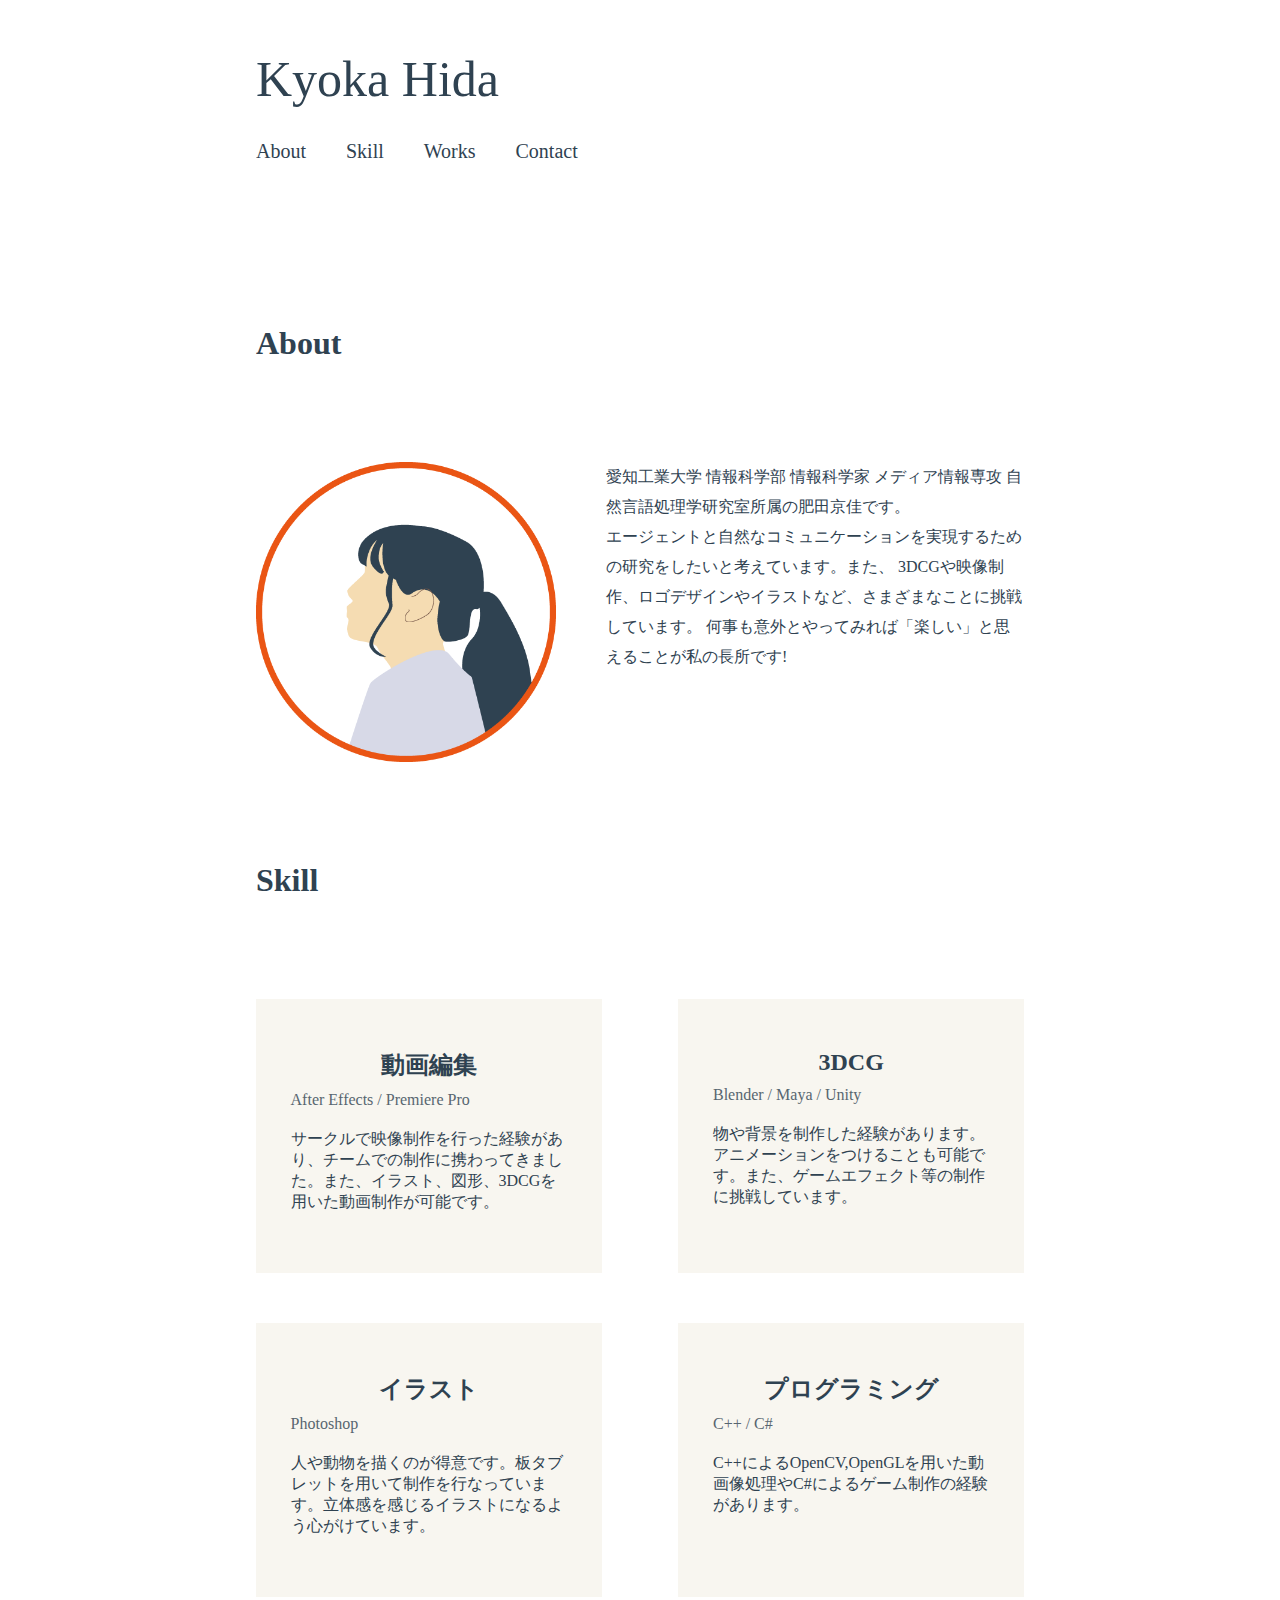
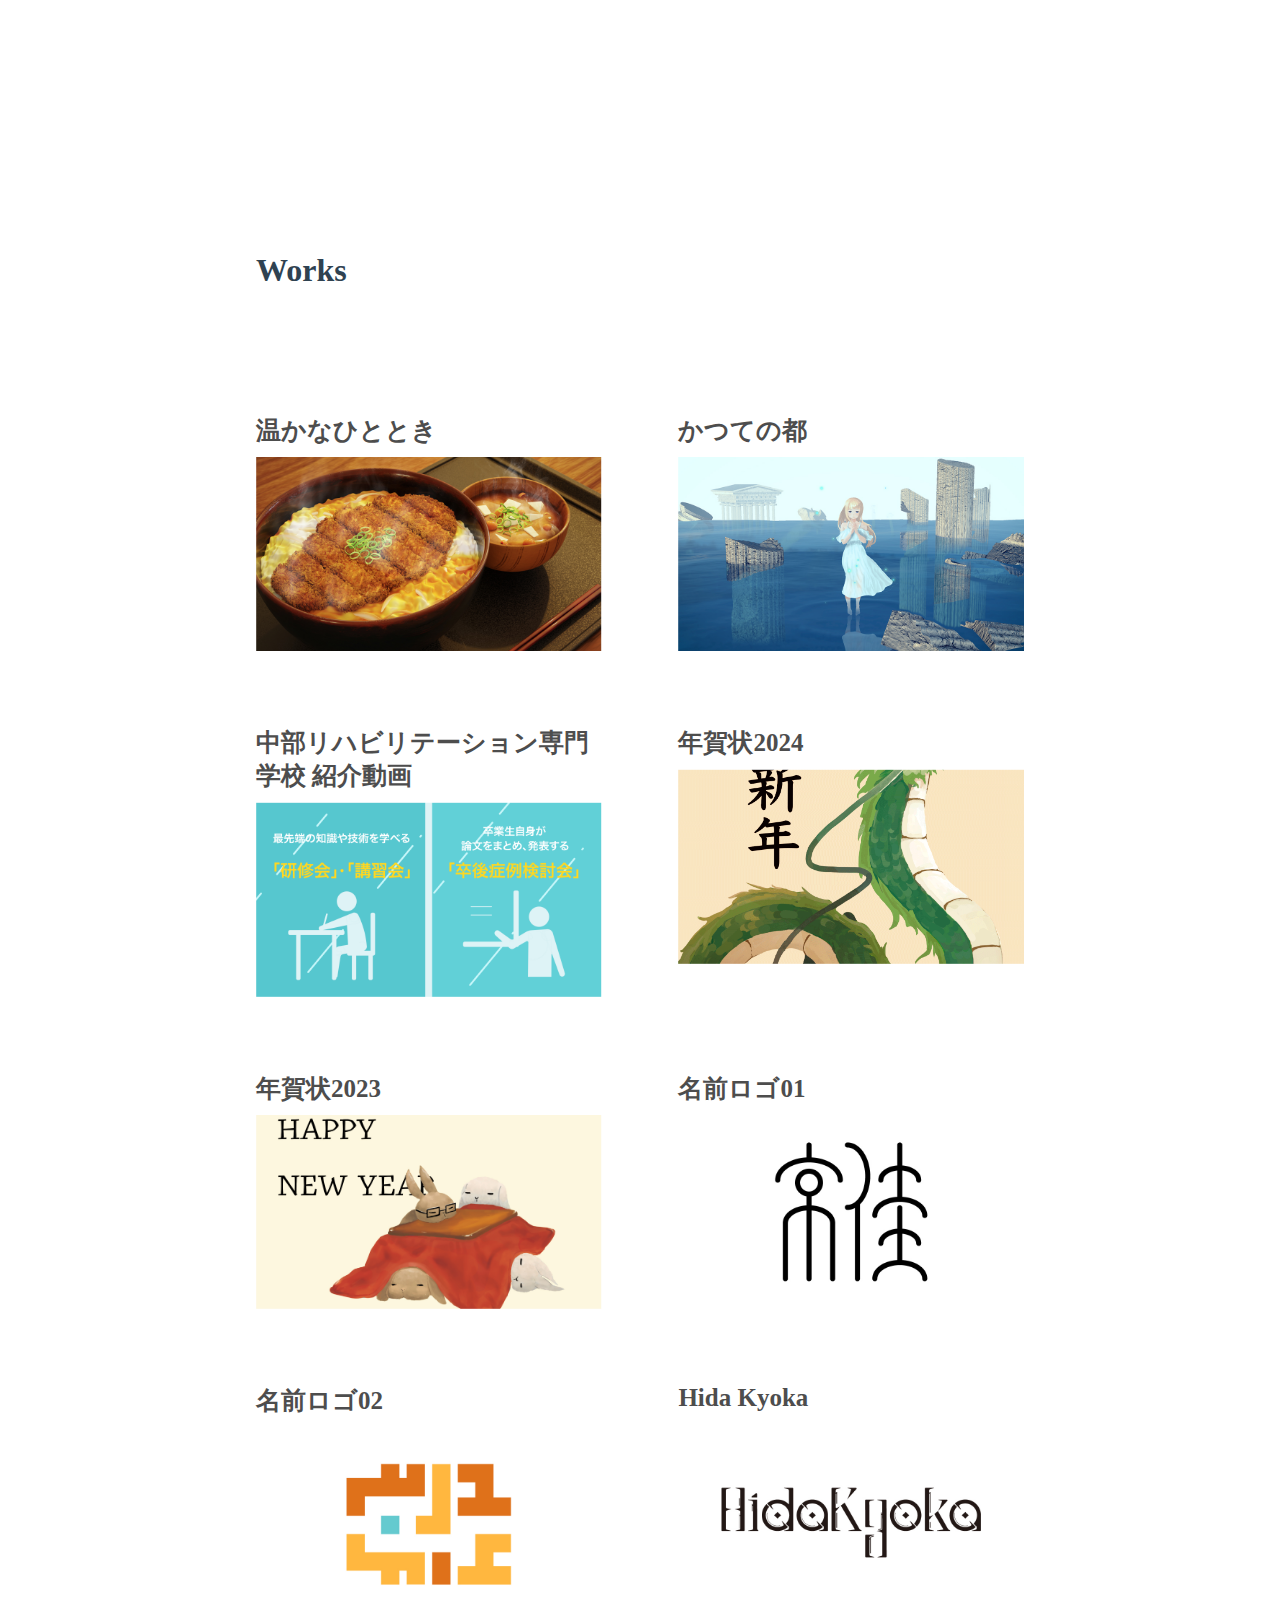
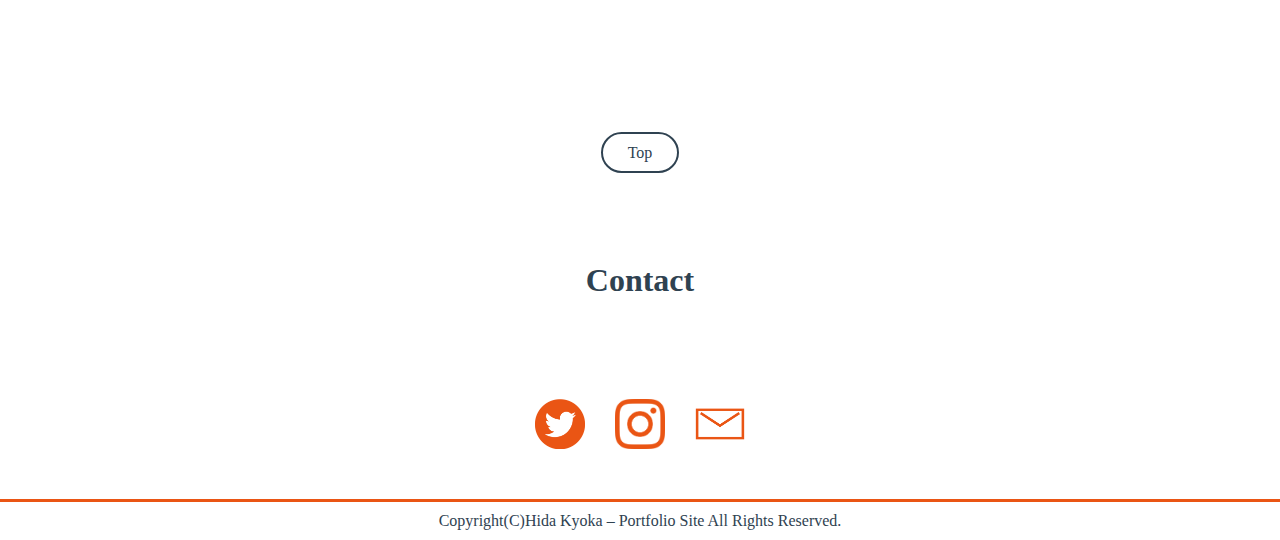
<file: index.html>
<!Doctype HTML>
<html>

<head>
	<title>Kyoka Hida</title>
	<meta charset="UTF-8">
	<link rel="stylesheet" href="css/conf.css" type="text/css">
	<meta name="viewport" content="width=device-width, initial-scale=1.0">
</head>

<body>
	<div class="top-text">Kyoka Hida</div>
	<header>
		<!-- ハンバーガーメニューのボタン -->
		<div class="menu-toggle" id="menu-toggle">
			<!-- ハンバーガーメニューアイコン -->
			<span></span>
			<span></span>
			<span></span>
		</div>
		<nav>
			<ul id="menu" class="menu">
				<li><a href="#about">About</a></li>
				<li><a href="#skill">Skill</a></li>
				<li><a href="#works">Works</a></li>
				<li><a href="#contact">Contact</a></li>
			</ul>
		</nav>
	</header>

	<main>

		<div id="about">
			<h2>About</h2>
			<div id="about_flex">
				<div id="icon_img"><img src="images/icon_face.png" alt="アイコン画像"></div>
				<p>
					愛知工業大学 情報科学部 情報科学家 メディア情報専攻 自然言語処理学研究室所属の肥田京佳です。<br>
					エージェントと自然なコミュニケーションを実現するための研究をしたいと考えています。また、
					3DCGや映像制作、ロゴデザインやイラストなど、さまざまなことに挑戦しています。
					何事も意外とやってみれば「楽しい」と思えることが私の長所です!
					<br>

				</p>
			</div>

		</div>

		<div id="skill">
			<h2>Skill</h2>
			<ul>
				<li>
					<div class="skill_title">動画編集</div>
					<div class="skill_tool">
						<p>After Effects / Premiere Pro</p>
					</div>
					<div class="skill_text">
						<p>サークルで映像制作を行った経験があり、チームでの制作に携わってきました。また、イラスト、図形、3DCGを用いた動画制作が可能です。</p>
					</div>
				</li>
				<li>
					<div class="skill_title">3DCG</div>
					<div class="skill_tool">
						<p>Blender / Maya / Unity</p>
					</div>
					<div class="skill_text">
						<p>物や背景を制作した経験があります。アニメーションをつけることも可能です。また、ゲームエフェクト等の制作に挑戦しています。</p>
					</div>
				</li>
				<li>
					<div class="skill_title">イラスト</div>
					<div class="skill_tool">
						<p>Photoshop</p>
					</div>
					<div class="skill_text">
						<p>人や動物を描くのが得意です。板タブレットを用いて制作を行なっています。立体感を感じるイラストになるよう心がけています。</p>
					</div>
				</li>
				<li>
					<div class="skill_title">プログラミング</div>
					<div class="skill_tool">
						<p>C++ / C#</p>
					</div>
					<div class="skill_text">
						<p>C++によるOpenCV,OpenGLを用いた動画像処理やC#によるゲーム制作の経験があります。</p>
					</div>
				</li>
			</ul>
			<!-- <ul>
				<li>Adobe illustrator</li>
				<li>Adobe Photoshop</li>
				<li>Adobe After Effects</li>
				<li>Adobe Premiere Pro</li>
			</ul>

			<ul>
				<li>Blender</li>
				<li>Maya</li>
			</ul> -->
		</div>

		<div id="works">
			<h2>Works</h2>
			<div id="gallery">
				<div class="gallery_box">
					<h3>温かなひととき</h3>
					<div class="img_box">
						<a href="./work_page/katudon.html">
							<img src="images/katudon.jpg" alt="
							お店で食べる大ボリュームのカツ丼と熱々の味噌汁。見ているだけで満足感を得られる作品を目指して制作しました。また、和食ならではの温かさと安心感といった空気感を意識して制作しました">
						</a>
					</div>
				</div>

				<!-- <div class="gallery_box">
					<h3>RECARO ハイライト動画</h3>
					<div class="img_box">
						<a href="./work_page/recaro.html">
							<img src="images/recaro_img.jpg"
								alt="RECARO様のハイライト動画になります。" /></a>
					</div>
				</div> -->

				<div class="gallery_box">
					<h3>かつての都</h3>
					<div class="img_box">
						<a href="./work_page/katuteno.html">
							<img src="images/katuteno.jpg" alt="
									かつて栄えていた都が滅び、廃墟になってしまった様子を少女が見つめています。寂しさが伝わると嬉しいです">
						</a>
					</div>
				</div>

				<!-- <div class="gallery_box">
					<h3>mechacom</h3>
					<div class="img_box">
						<a href="images/mechacom.jpg">
							<img src="images/mechacom.jpg"
								alt="未来に実現してほしい可愛いロボットを制作しました。BlenderとAfter Effectsを主に使用しています。" /></a>
					</div>
				</div> -->
				<div class="gallery_box">
					<h3>中部リハビリテーション専門学校 紹介動画</h3>
					<div class="img_box">
						<a href="./work_page/tyubu.html">
							<img src="images/chureha.png" alt="珪山学園から依頼を受け、中部リ ハビリテーション専門学校の学校紹介動画の制作に取り組みました。" /></a>
					</div>
				</div>
				<div class="gallery_box">
					<h3>年賀状2024</h3>
					<div class="img_box">
						<a href="./work_page/nengajo_2024.html">
							<img src="images/年賀状_2024_cha.png"
								alt="辰年の年賀状です。「新年もより成長していきたい」という思いを龍が光の方向へ上昇していく様子 を描くことで表現しました。" /></a>
					</div>
				</div>
				<div class="gallery_box">
					<h3>年賀状2023</h3>
					<div class="img_box">
						<a href="./work_page/nengajo_2023.html">
							<img src="images/年賀状_2023-3.jpg" alt="2023年の年賀状です。うさぎ達がこたつでまったりしている様子を表現しました。" /></a>
					</div>


				</div>
				<div class="gallery_box">
					<h3>名前ロゴ01</h3>
					<div class="img_box">
						<a href="./work_page/logo01.html">
							<img src="images/logo1.jpg" alt="自分の名前のロゴを制作しました。象形文字を参考にし、どこか和風な雰囲気を感じれるよう工夫しました。" /></a>
					</div>

				</div>
				<div class="gallery_box">
					<h3>名前ロゴ02</h3>
					<div class="img_box">
						<a href="./work_page/logo02.html">
							<img src="images/logo2.jpg" alt="自分の名前のロゴを制作しました。上下左右で対照となるようなデザインにしました。" /></a>
					</div>

				</div>
				<div class="gallery_box">
					<h3>Hida Kyoka</h3>
					<div class="img_box">
						<a href="./work_page/logo_name.html">
							<img src="images/font_kyoka.jpg"
								alt="自分の名前をおしゃれさとかっこよさが両立できるよう作字しました。自分の好きな表現を詰め込みました。" /></a>
					</div>

				</div>

				<br clear="both">

			</div>
			<div id="morework">
				<a href="./index.html" class="toppage">Top</a>
			</div>
		</div>
		</div>

		</div>

		<div id="contact">
			<h2>Contact</h2>
			<div id="link">
				<ul>
					<li>
						<a href="https://twitter.com/yokauka?s=20" id="twitter">
							<img src="images/Logo-white.png">
						</a>
					</li>
					<li>
						<a href="https://www.instagram.com/yokauka/" id="instagram">
							<img src="images/Instagram_Glyph_White.png">
						</a>
					</li>
					<li>
						<a href="mailto:x22092xx@aitech.ac.jp" id="mail">
							<img src="images/mail_icon.png">
						</a>
					</li>

				</ul>
			</div>
		</div>


	</main>

	<footer>
		<p>
			Copyright(C)Hida Kyoka – Portfolio Site All Rights Reserved.
		</p>
	</footer>

	<script>
		document.addEventListener('DOMContentLoaded', function () {
			// ハンバーガーメニューのアイコンとメニュー要素を取得
			const menuToggle = document.querySelector('.menu-toggle');
			const menu = document.querySelector('.menu');
	
			// メニューアイコンのクリックでメニューを開閉するイベントを追加
			menuToggle.addEventListener('click', function () {
				menu.classList.toggle('active'); // メニューを表示・非表示切替
			});
	
			// メニュー内のリンクを取得し、クリックイベントを追加
			const menuLinks = document.querySelectorAll('.menu li a');
			menuLinks.forEach(link => {
				link.addEventListener('click', function () {
					menu.classList.remove('active'); // メニューを非表示にする
				});
			});
		});
	</script>
</body>


</html>
</file>
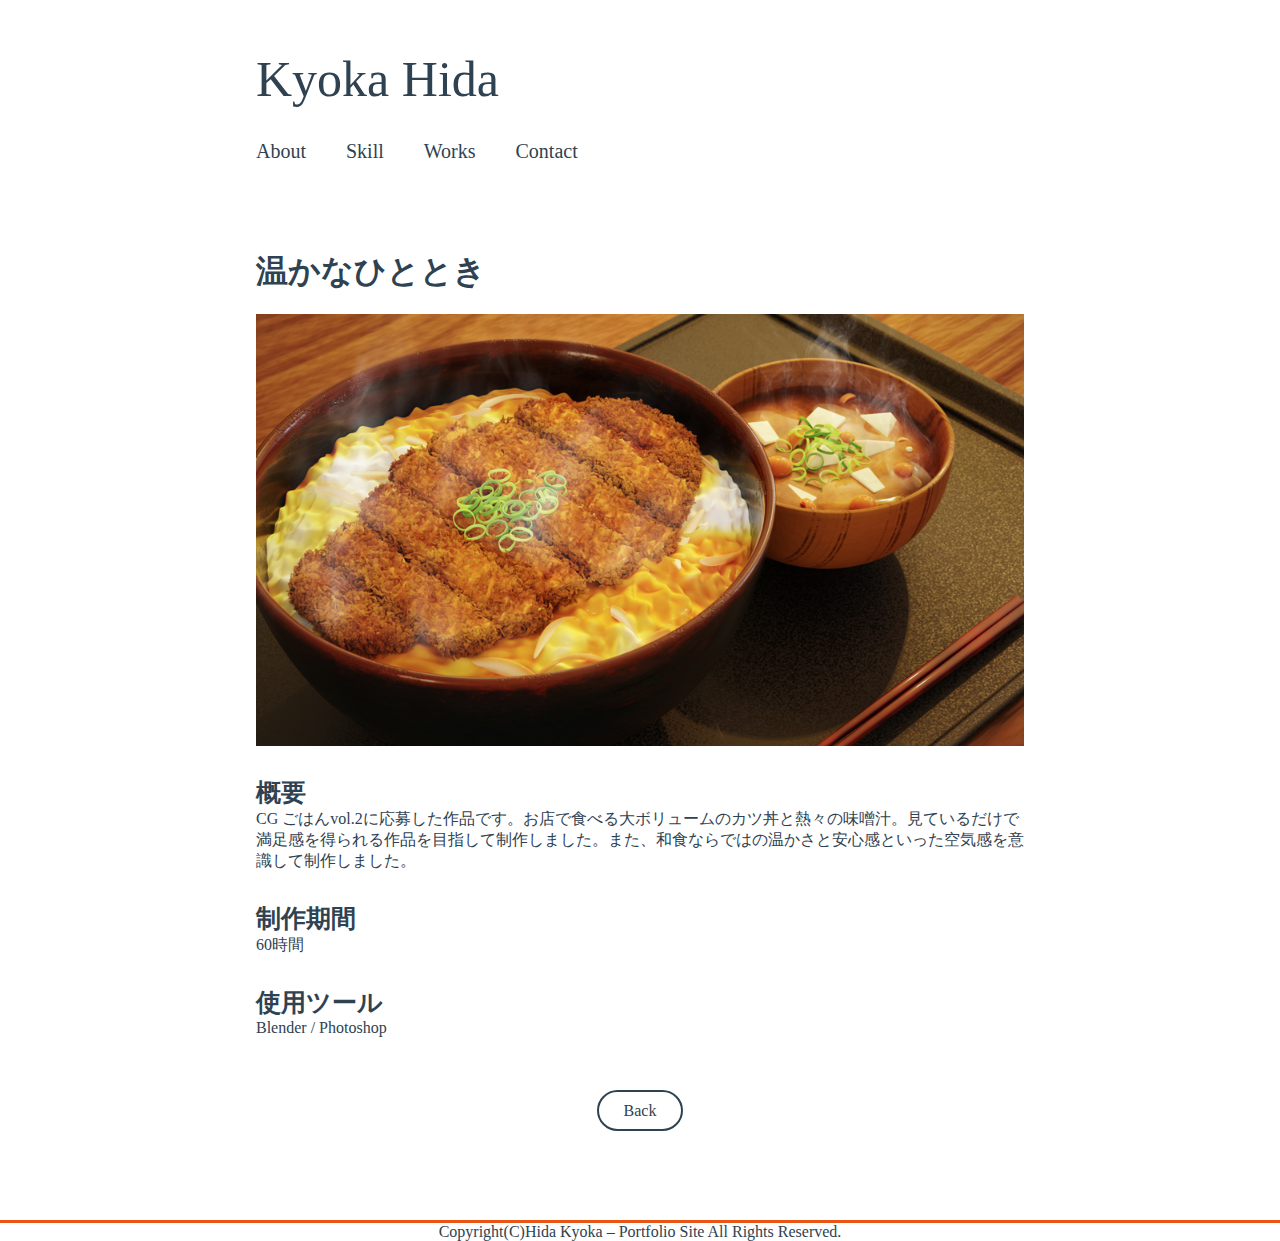
<file: work_page/katudon.html>
<!Doctype HTML>
<html>

<head>
	<title>Kyoka Hida</title>
	<meta charset="UTF-8">
	<link rel="stylesheet" href="../css/conf_work.css" type="text/css">
	<meta name="viewport" content="width=device-width, initial-scale=1.0">
</head>

<body>
	<div class="top-text">Kyoka Hida</div>
	<header>
		<!-- ハンバーガーメニューのボタン -->
		<div class="menu-toggle" id="menu-toggle">
			<!-- ハンバーガーメニューアイコン -->
			<span></span>
			<span></span>
			<span></span>
		</div>
		<nav>
			<ul id="menu" class="menu">
				<li><a href="../index.html">About</a></li>
				<li><a href="../index.html#skill">Skill</a></li>
				<li><a href="../index.html#works">Works</a></li>
				<li><a href="../index.html#contact">Contact</a></li>
			</ul>
		</nav>
	</header>
	<main>


		<h2>温かなひととき</h2>
		<div class="contents">
			<div class="work_box">
				<img src="../images/katudon.jpg" alt="
							お店で食べる大ボリュームのカツ丼と熱々の味噌汁。見ているだけで満足感を得られる作品を目指して制作しました。また、和食ならではの温かさと安心感といった空気感を意識して制作しました。">
			</div>
			<h3>概要</h3>
			<p>CG
				ごはんvol.2に応募した作品です。お店で食べる大ボリュームのカツ丼と熱々の味噌汁。見ているだけで満足感を得られる作品を目指して制作しました。また、和食ならではの温かさと安心感といった空気感を意識して制作しました。
			</p>
			<div class="detail">
				<h3>制作期間</h3>
				<p>60時間</p>
				<h3>使用ツール</h3>
				<p>Blender / Photoshop</p>
			</div>
		</div>





		<div id="morework">
			<a href="../index.html#works" class="toppage">Back</a>
		</div>



	</main>

	<footer>
		<p>
			Copyright(C)Hida Kyoka – Portfolio Site All Rights Reserved.
		</p>
	</footer>
	<script>
		document.addEventListener('DOMContentLoaded', function () {
			// ハンバーガーメニューのアイコンとメニュー要素を取得
			const menuToggle = document.querySelector('.menu-toggle');
			const menu = document.querySelector('.menu');
	
			// メニューアイコンのクリックでメニューを開閉するイベントを追加
			menuToggle.addEventListener('click', function () {
				menu.classList.toggle('active'); // メニューを表示・非表示切替
			});
	
			// メニュー内のリンクを取得し、クリックイベントを追加
			const menuLinks = document.querySelectorAll('.menu li a');
			menuLinks.forEach(link => {
				link.addEventListener('click', function () {
					menu.classList.remove('active'); // メニューを非表示にする
				});
			});
		});
	</script>
</body>


</html>
</file>
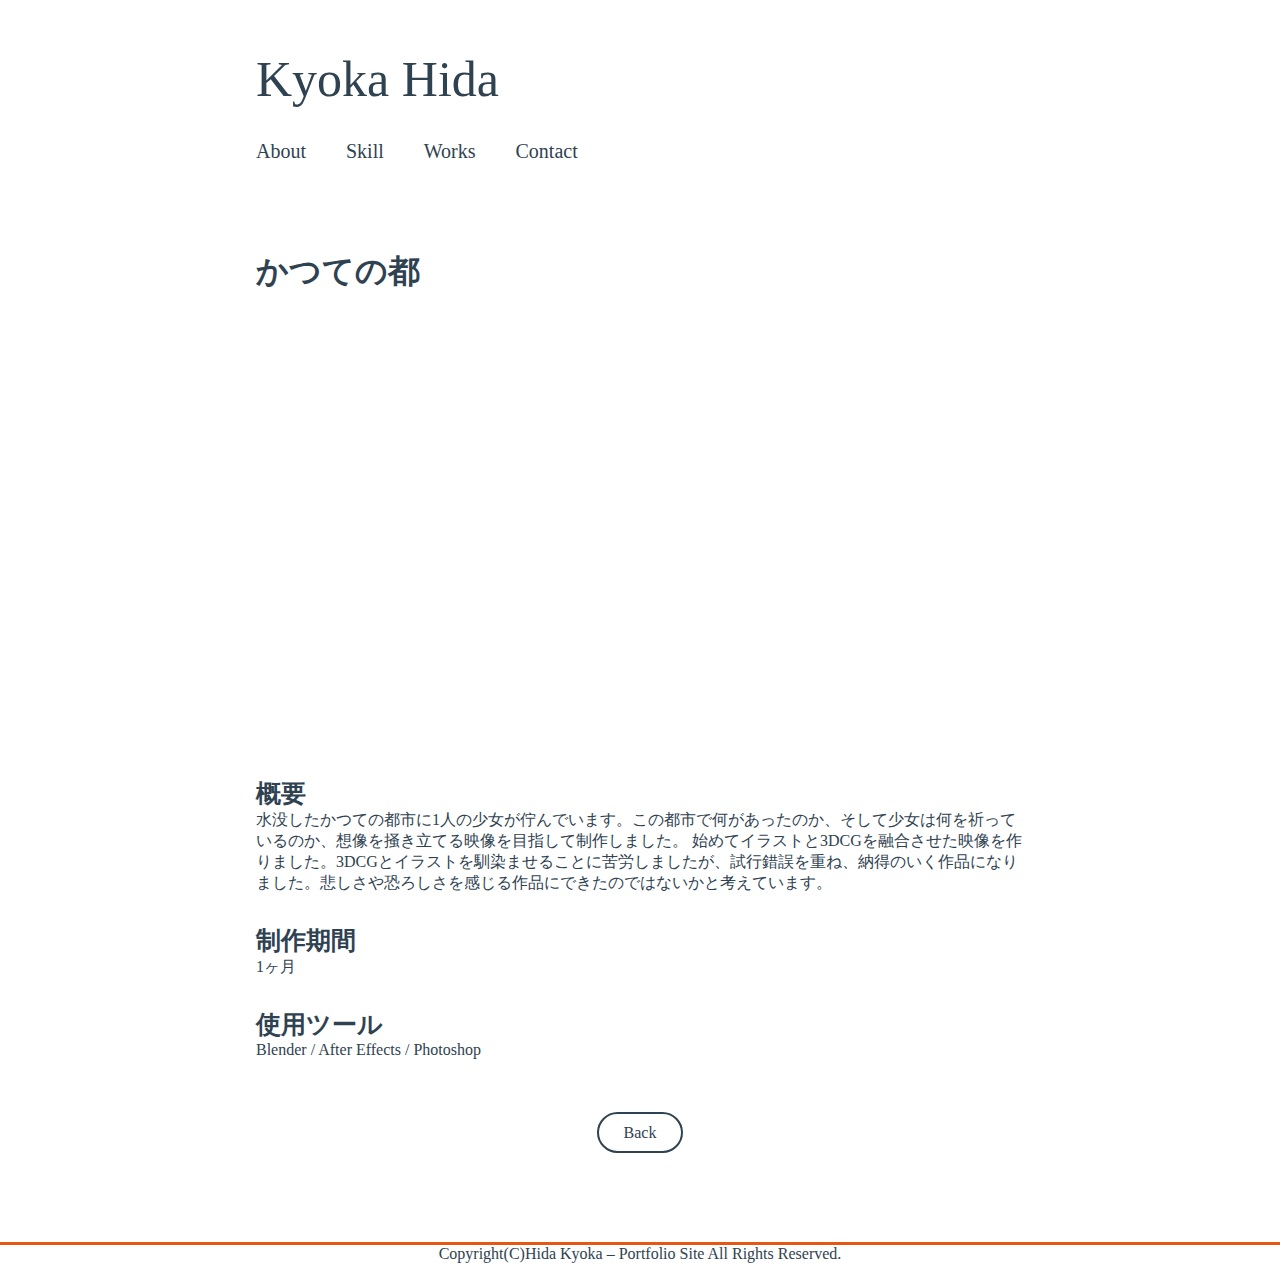
<file: work_page/katuteno.html>
<!Doctype HTML>
<html>

<head>
	<title>Kyoka Hida</title>
	<meta charset="UTF-8">
	<link rel="stylesheet" href="../css/conf_work.css" type="text/css">
	<meta name="viewport" content="width=device-width, initial-scale=1.0">
</head>

<body>
	<div class="top-text">Kyoka Hida</div>
	<header>
		<!-- ハンバーガーメニューのボタン -->
		<div class="menu-toggle" id="menu-toggle">
			<!-- ハンバーガーメニューアイコン -->
			<span></span>
			<span></span>
			<span></span>
		</div>
		<nav>
			<ul id="menu" class="menu">
				<li><a href="../index.html">About</a></li>
				<li><a href="../index.html#skill">Skill</a></li>
				<li><a href="../index.html#works">Works</a></li>
				<li><a href="../index.html#contact">Contact</a></li>
			</ul>
		</nav>
	</header>

	<main>


		<h2>かつての都</h2>
		<div class="contents">
			<div class="work_box">
				<iframe width="100%" height="100%" src="https://www.youtube.com/embed/KC3iFIRigjI?si=qPsvOGhQyXNxG7LX" title="YouTube video player" frameborder="0" allow="accelerometer; autoplay; clipboard-write; encrypted-media; gyroscope; picture-in-picture; web-share" referrerpolicy="strict-origin-when-cross-origin" allowfullscreen></iframe>
			</div>
			<h3>概要</h3>
			<p>水没したかつての都市に1人の少女が佇んでいます。この都市で何があったのか、そして少女は何を祈っているのか、想像を掻き立てる映像を目指して制作しました。
				始めてイラストと3DCGを融合させた映像を作りました。3DCGとイラストを馴染ませることに苦労しましたが、試行錯誤を重ね、納得のいく作品になりました。悲しさや恐ろしさを感じる作品にできたのではないかと考えています。
			</p>
			<div class="detail">
				<h3>制作期間</h3>
				<p>1ヶ月</p>
				<h3>使用ツール</h3>
				<p>Blender / After Effects / Photoshop</p>
			</div>
		</div>





		<div id="morework">
			<a href="../index.html#works" class="toppage">Back</a>
		</div>



	</main>

	<footer>
		<p>
			Copyright(C)Hida Kyoka – Portfolio Site All Rights Reserved.
		</p>
	</footer>
	<script>
		document.addEventListener('DOMContentLoaded', function () {
			// ハンバーガーメニューのアイコンとメニュー要素を取得
			const menuToggle = document.querySelector('.menu-toggle');
			const menu = document.querySelector('.menu');
	
			// メニューアイコンのクリックでメニューを開閉するイベントを追加
			menuToggle.addEventListener('click', function () {
				menu.classList.toggle('active'); // メニューを表示・非表示切替
			});
	
			// メニュー内のリンクを取得し、クリックイベントを追加
			const menuLinks = document.querySelectorAll('.menu li a');
			menuLinks.forEach(link => {
				link.addEventListener('click', function () {
					menu.classList.remove('active'); // メニューを非表示にする
				});
			});
		});
	</script>
</body>


</html>
</file>
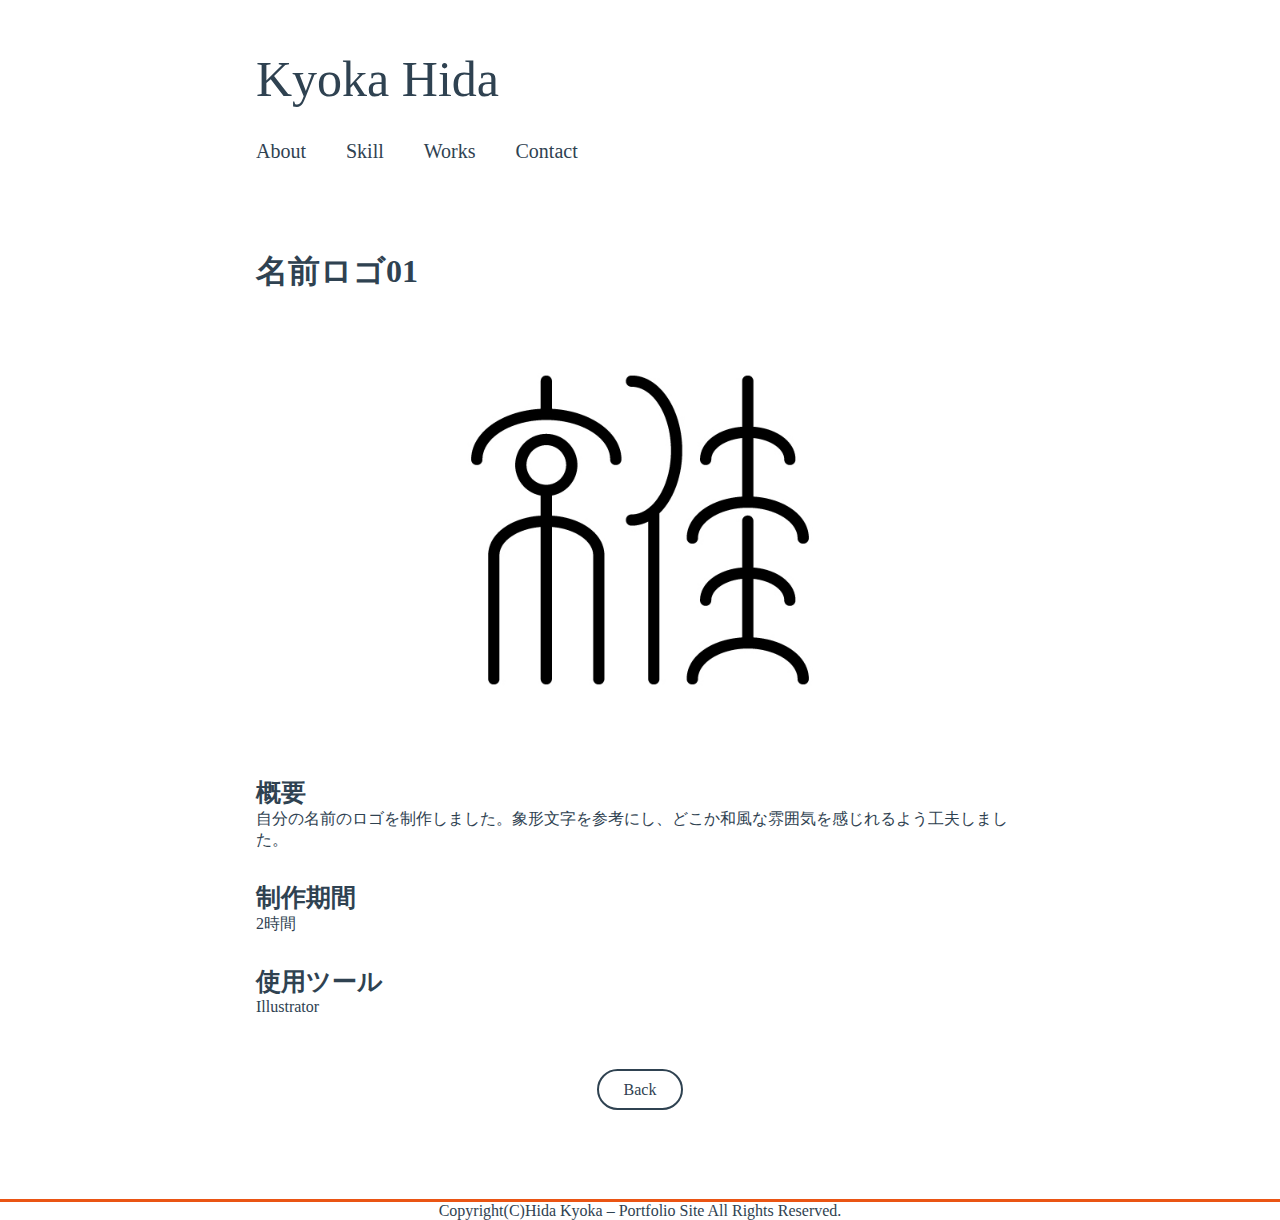
<file: work_page/logo01.html>
<!Doctype HTML>
<html>

<head>
	<title>Kyoka Hida</title>
	<meta charset="UTF-8">
	<link rel="stylesheet" href="../css/conf_work.css" type="text/css">
	<meta name="viewport" content="width=device-width, initial-scale=1.0">
</head>

<body>
	<div class="top-text">Kyoka Hida</div>
	<header>
		<!-- ハンバーガーメニューのボタン -->
		<div class="menu-toggle" id="menu-toggle">
			<!-- ハンバーガーメニューアイコン -->
			<span></span>
			<span></span>
			<span></span>
		</div>
		<nav>
			<ul id="menu" class="menu">
				<li><a href="../index.html">About</a></li>
				<li><a href="../index.html#skill">Skill</a></li>
				<li><a href="../index.html#works">Works</a></li>
				<li><a href="../index.html#contact">Contact</a></li>
			</ul>
		</nav>
	</header>

	<main>


		<h2>名前ロゴ01</h2>
		<div class="contents">
			<div class="work_box">
				<img src="../images/logo1.jpg" alt="自分の名前のロゴを制作しました。象形文字を参考にし、どこか和風な雰囲気を感じれるよう工夫しました。" /></a>
			</div>
			<h3>概要</h3>
			<p>
				自分の名前のロゴを制作しました。象形文字を参考にし、どこか和風な雰囲気を感じれるよう工夫しました。
			</p>
			<div class="detail">
				<h3>制作期間</h3>
				<p>2時間</p>
				<h3>使用ツール</h3>
				<p>Illustrator </p>
			</div>
		</div>





		<div id="morework">
			<a href="../index.html#works" class="toppage">Back</a>
		</div>


	</main>

	<footer>
		<p>
			Copyright(C)Hida Kyoka – Portfolio Site All Rights Reserved.
		</p>
	</footer>
	<script>
		document.addEventListener('DOMContentLoaded', function () {
			// ハンバーガーメニューのアイコンとメニュー要素を取得
			const menuToggle = document.querySelector('.menu-toggle');
			const menu = document.querySelector('.menu');
	
			// メニューアイコンのクリックでメニューを開閉するイベントを追加
			menuToggle.addEventListener('click', function () {
				menu.classList.toggle('active'); // メニューを表示・非表示切替
			});
	
			// メニュー内のリンクを取得し、クリックイベントを追加
			const menuLinks = document.querySelectorAll('.menu li a');
			menuLinks.forEach(link => {
				link.addEventListener('click', function () {
					menu.classList.remove('active'); // メニューを非表示にする
				});
			});
		});
	</script>
</body>


</html>
</file>
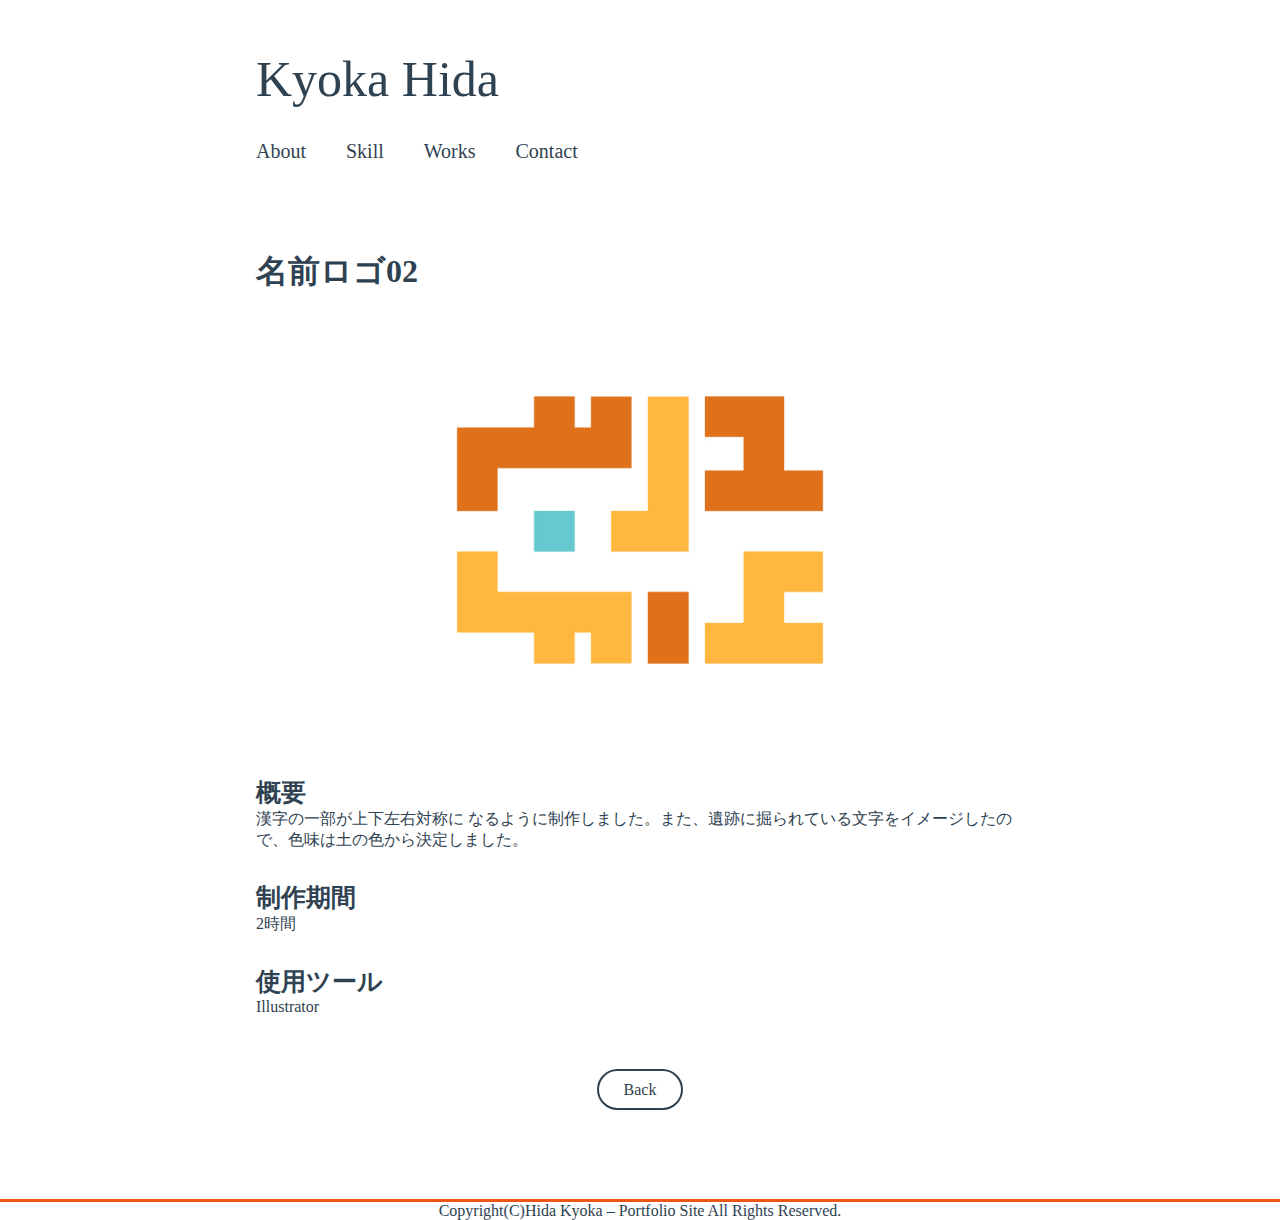
<file: work_page/logo02.html>
<!Doctype HTML>
<html>

<head>
	<title>Kyoka Hida</title>
	<meta charset="UTF-8">
	<link rel="stylesheet" href="../css/conf_work.css" type="text/css">
	<meta name="viewport" content="width=device-width, initial-scale=1.0">
</head>

<body>
	<div class="top-text">Kyoka Hida</div>
	<header>
		<!-- ハンバーガーメニューのボタン -->
		<div class="menu-toggle" id="menu-toggle">
			<!-- ハンバーガーメニューアイコン -->
			<span></span>
			<span></span>
			<span></span>
		</div>
		<nav>
			<ul id="menu" class="menu">
				<li><a href="../index.html">About</a></li>
				<li><a href="../index.html#skill">Skill</a></li>
				<li><a href="../index.html#works">Works</a></li>
				<li><a href="../index.html#contact">Contact</a></li>
			</ul>
		</nav>
	</header>

	<main>


		<h2>名前ロゴ02</h2>
		<div class="contents">
			<div class="work_box">
				<img src="../images/logo2.jpg" alt="自分の名前のロゴを制作しました。上下左右で対照となるようなデザインにしました。" /></a>
			</div>
			<h3>概要</h3>
			<p>
				漢字の一部が上下左右対称に なるように制作しました。また、遺跡に掘られている文字をイメージしたので、色味は土の色から決定しました。
			</p>
			<div class="detail">
				<h3>制作期間</h3>
				<p>2時間</p>
				<h3>使用ツール</h3>
				<p>Illustrator </p>
			</div>
		</div>





		<div id="morework">
			<a href="../index.html#works" class="toppage">Back</a>
		</div>



	</main>

	<footer>
		<p>
			Copyright(C)Hida Kyoka – Portfolio Site All Rights Reserved.
		</p>
	</footer>
	<script>
		document.addEventListener('DOMContentLoaded', function () {
			// ハンバーガーメニューのアイコンとメニュー要素を取得
			const menuToggle = document.querySelector('.menu-toggle');
			const menu = document.querySelector('.menu');
	
			// メニューアイコンのクリックでメニューを開閉するイベントを追加
			menuToggle.addEventListener('click', function () {
				menu.classList.toggle('active'); // メニューを表示・非表示切替
			});
	
			// メニュー内のリンクを取得し、クリックイベントを追加
			const menuLinks = document.querySelectorAll('.menu li a');
			menuLinks.forEach(link => {
				link.addEventListener('click', function () {
					menu.classList.remove('active'); // メニューを非表示にする
				});
			});
		});
	</script>
</body>


</html>
</file>
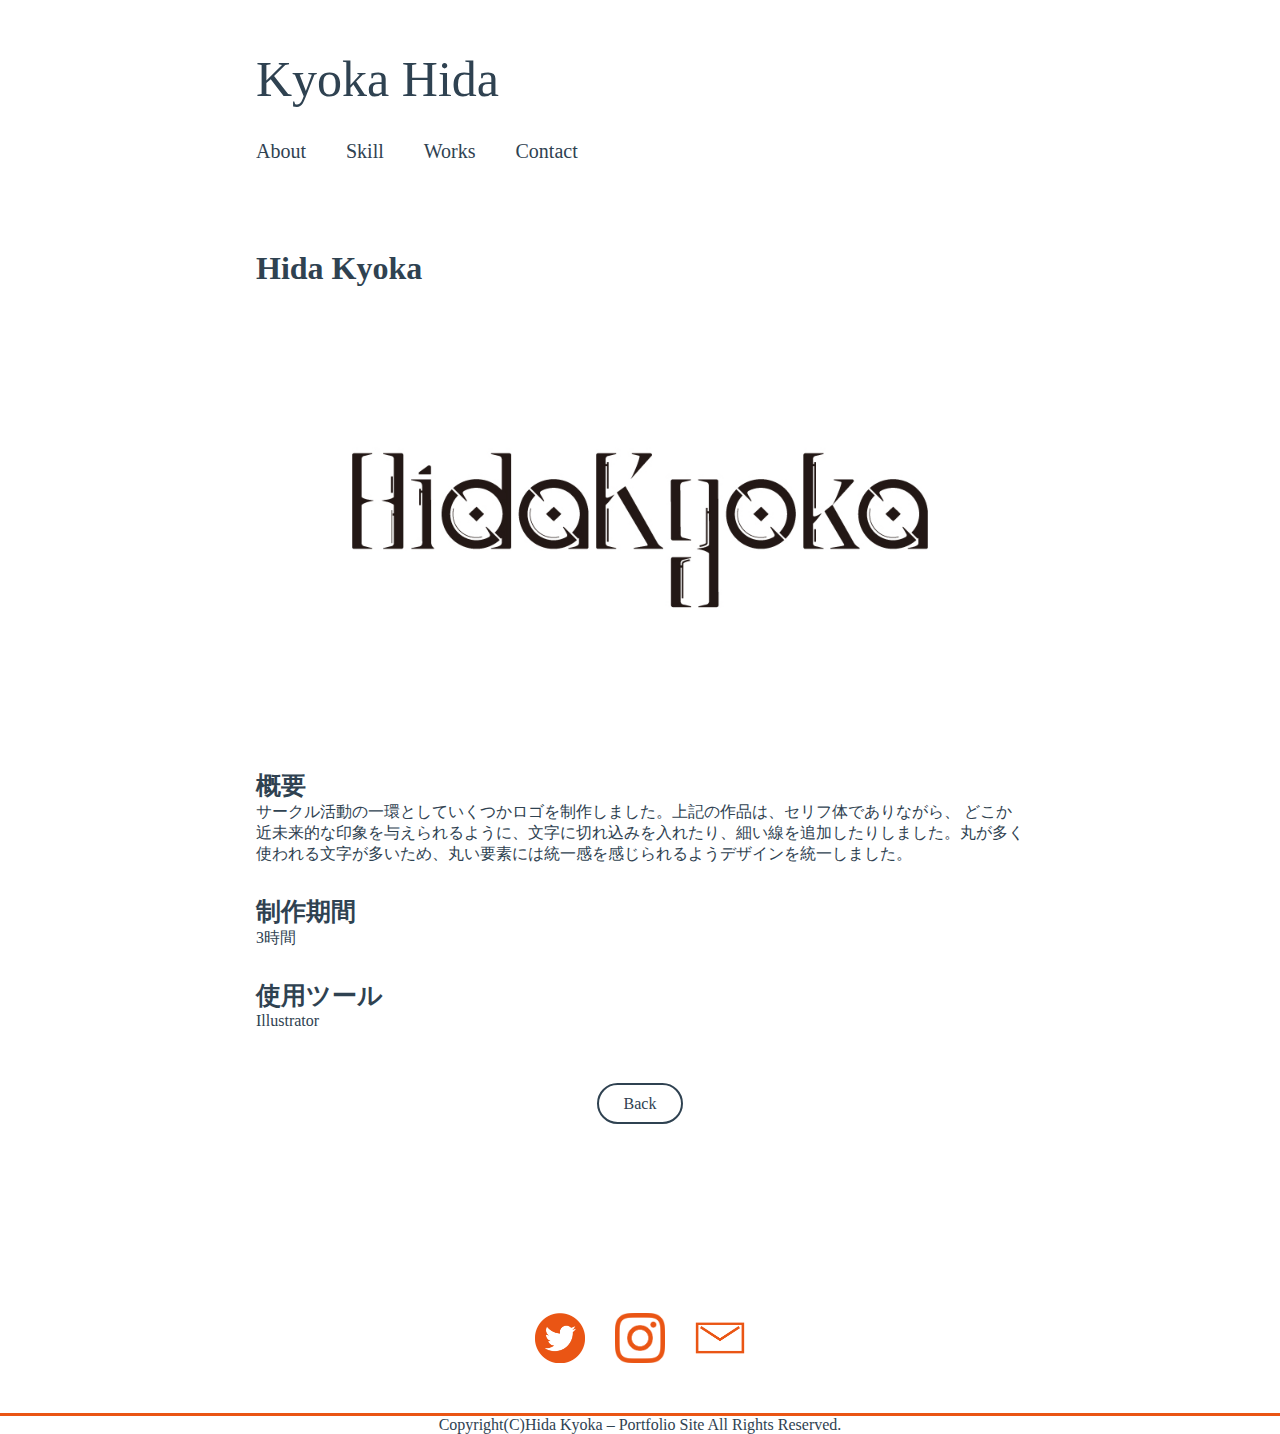
<file: work_page/logo_name.html>
<!Doctype HTML>
<html>

<head>
	<title>Kyoka Hida</title>
	<meta charset="UTF-8">
	<link rel="stylesheet" href="../css/conf_work.css" type="text/css">
	<meta name="viewport" content="width=device-width, initial-scale=1.0">
</head>

<body>
	<div class="top-text">Kyoka Hida</div>
	<header>
		<!-- ハンバーガーメニューのボタン -->
		<div class="menu-toggle" id="menu-toggle">
			<!-- ハンバーガーメニューアイコン -->
			<span></span>
			<span></span>
			<span></span>
		</div>
		<nav>
			<ul id="menu" class="menu">
				<li><a href="../index.html">About</a></li>
				<li><a href="../index.html#skill">Skill</a></li>
				<li><a href="../index.html#works">Works</a></li>
				<li><a href="../index.html#contact">Contact</a></li>
			</ul>
		</nav>
	</header>

	<main>


		<h2>Hida Kyoka</h2>
		<div class="contents">
			<div class="work_box">
				<img src="../images/font_kyoka.jpg"
								alt="自分の名前をおしゃれさとかっこよさが両立できるよう作字しました。自分の好きな表現を詰め込みました。" /></a>
			</div>
			<h3>概要</h3>
			<p>
				サークル活動の一環としていくつかロゴを制作しました。上記の作品は、セリフ体でありながら、 どこか近未来的な印象を与えられるように、文字に切れ込みを入れたり、細い線を追加したりしました。丸が多く使われる文字が多いため、丸い要素には統一感を感じられるようデザインを統一しました。

			</p>
			<div class="detail">
				<h3>制作期間</h3>
				<p>3時間</p>
				<h3>使用ツール</h3>
				<p>Illustrator </p>
			</div>
		</div>





		<div id="morework">
			<a href="../index.html#works" class="toppage">Back</a>
		</div>



		</div>

		<div id="contact">
			<div id="link">
				<ul>
					<li>
						<a href="https://twitter.com/yokauka?s=20" id="twitter">
							<img src="../images/Logo-white.png">
						</a>
					</li>
					<li>
						<a href="https://www.instagram.com/yokauka/" id="instagram">
							<img src="../images/Instagram_Glyph_White.png">
						</a>
					</li>
					<li>
						<a href="mailto:x22092xx@aitech.ac.jp" id="mail">
							<img src="../images/mail_icon.png">
						</a>
					</li>

				</ul>
			</div>
		</div>


	</main>

	<footer>
		<p>
			Copyright(C)Hida Kyoka – Portfolio Site All Rights Reserved.
		</p>
	</footer>
	<script>
		document.addEventListener('DOMContentLoaded', function () {
			// ハンバーガーメニューのアイコンとメニュー要素を取得
			const menuToggle = document.querySelector('.menu-toggle');
			const menu = document.querySelector('.menu');
	
			// メニューアイコンのクリックでメニューを開閉するイベントを追加
			menuToggle.addEventListener('click', function () {
				menu.classList.toggle('active'); // メニューを表示・非表示切替
			});
	
			// メニュー内のリンクを取得し、クリックイベントを追加
			const menuLinks = document.querySelectorAll('.menu li a');
			menuLinks.forEach(link => {
				link.addEventListener('click', function () {
					menu.classList.remove('active'); // メニューを非表示にする
				});
			});
		});
	</script>
</body>


</html>
</file>
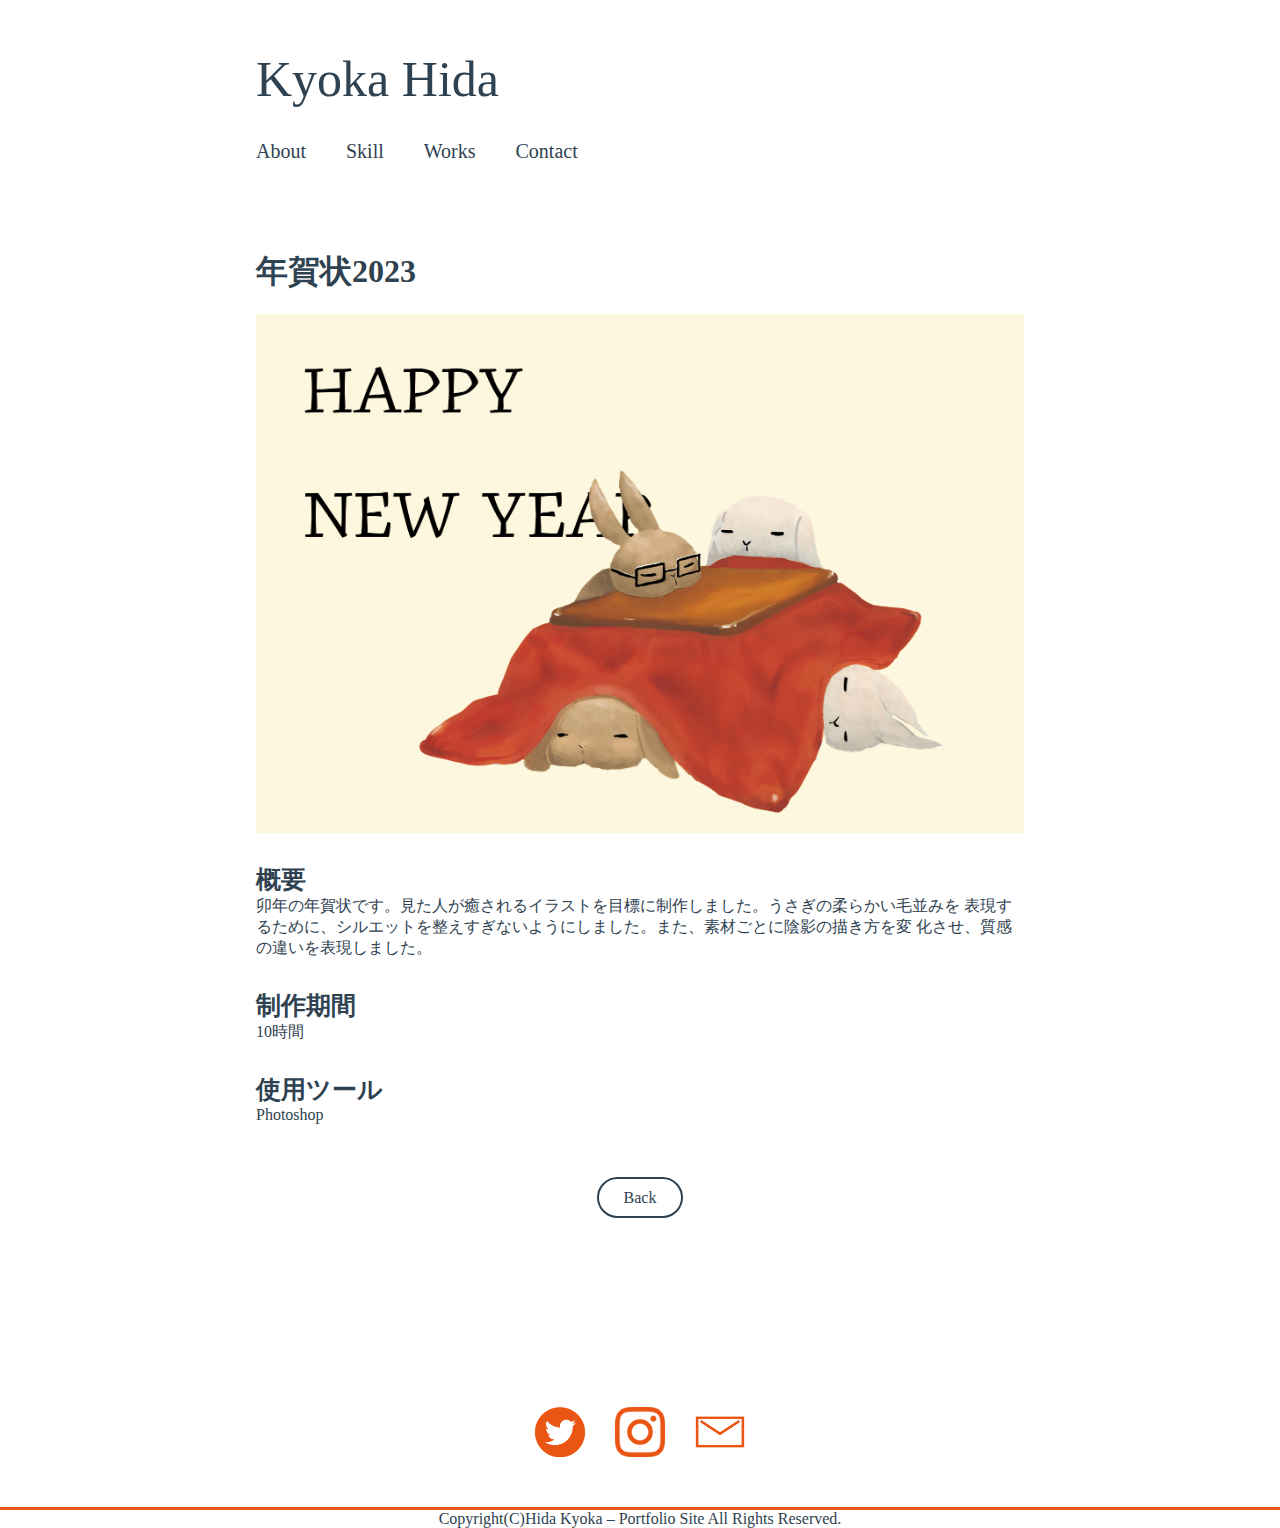
<file: work_page/nengajo_2023.html>
<!Doctype HTML>
<html>

<head>
	<title>Kyoka Hida</title>
	<meta charset="UTF-8">
	<link rel="stylesheet" href="../css/conf_work.css" type="text/css">
	<meta name="viewport" content="width=device-width, initial-scale=1.0">
</head>

<body>
	<div class="top-text">Kyoka Hida</div>
	<header>
		<!-- ハンバーガーメニューのボタン -->
		<div class="menu-toggle" id="menu-toggle">
			<!-- ハンバーガーメニューアイコン -->
			<span></span>
			<span></span>
			<span></span>
		</div>
		<nav>
			<ul id="menu" class="menu">
				<li><a href="../index.html">About</a></li>
				<li><a href="../index.html#skill">Skill</a></li>
				<li><a href="../index.html#works">Works</a></li>
				<li><a href="../index.html#contact">Contact</a></li>
			</ul>
		</nav>
	</header>

	<main>


		<h2>年賀状2023</h2>
		<div class="contents">
			<div class="work_box">
				<img src="../images/年賀状_2023-3.jpg" alt="2023年の年賀状です。うさぎ達がこたつでまったりしている様子を表現しました。" /></a>
			</div>
			<h3>概要</h3>
			<p>
				卯年の年賀状です。見た人が癒されるイラストを目標に制作しました。うさぎの柔らかい毛並みを 表現するために、シルエットを整えすぎないようにしました。また、素材ごとに陰影の描き方を変 化させ、質感の違いを表現しました。
			</p>
			<div class="detail">
				<h3>制作期間</h3>
				<p>10時間</p>
				<h3>使用ツール</h3>
				<p>Photoshop</p>
			</div>
		</div>





		<div id="morework">
			<a href="../index.html#works" class="toppage">Back</a>
		</div>



		</div>

		<div id="contact">
			<div id="link">
				<ul>
					<li>
						<a href="https://twitter.com/yokauka?s=20" id="twitter">
							<img src="../images/Logo-white.png">
						</a>
					</li>
					<li>
						<a href="https://www.instagram.com/yokauka/" id="instagram">
							<img src="../images/Instagram_Glyph_White.png">
						</a>
					</li>
					<li>
						<a href="mailto:x22092xx@aitech.ac.jp" id="mail">
							<img src="../images/mail_icon.png">
						</a>
					</li>

				</ul>
			</div>
		</div>


	</main>

	<footer>
		<p>
			Copyright(C)Hida Kyoka – Portfolio Site All Rights Reserved.
		</p>
	</footer>
	<script>
		document.addEventListener('DOMContentLoaded', function () {
			// ハンバーガーメニューのアイコンとメニュー要素を取得
			const menuToggle = document.querySelector('.menu-toggle');
			const menu = document.querySelector('.menu');
	
			// メニューアイコンのクリックでメニューを開閉するイベントを追加
			menuToggle.addEventListener('click', function () {
				menu.classList.toggle('active'); // メニューを表示・非表示切替
			});
	
			// メニュー内のリンクを取得し、クリックイベントを追加
			const menuLinks = document.querySelectorAll('.menu li a');
			menuLinks.forEach(link => {
				link.addEventListener('click', function () {
					menu.classList.remove('active'); // メニューを非表示にする
				});
			});
		});
	</script>
</body>


</html>
</file>
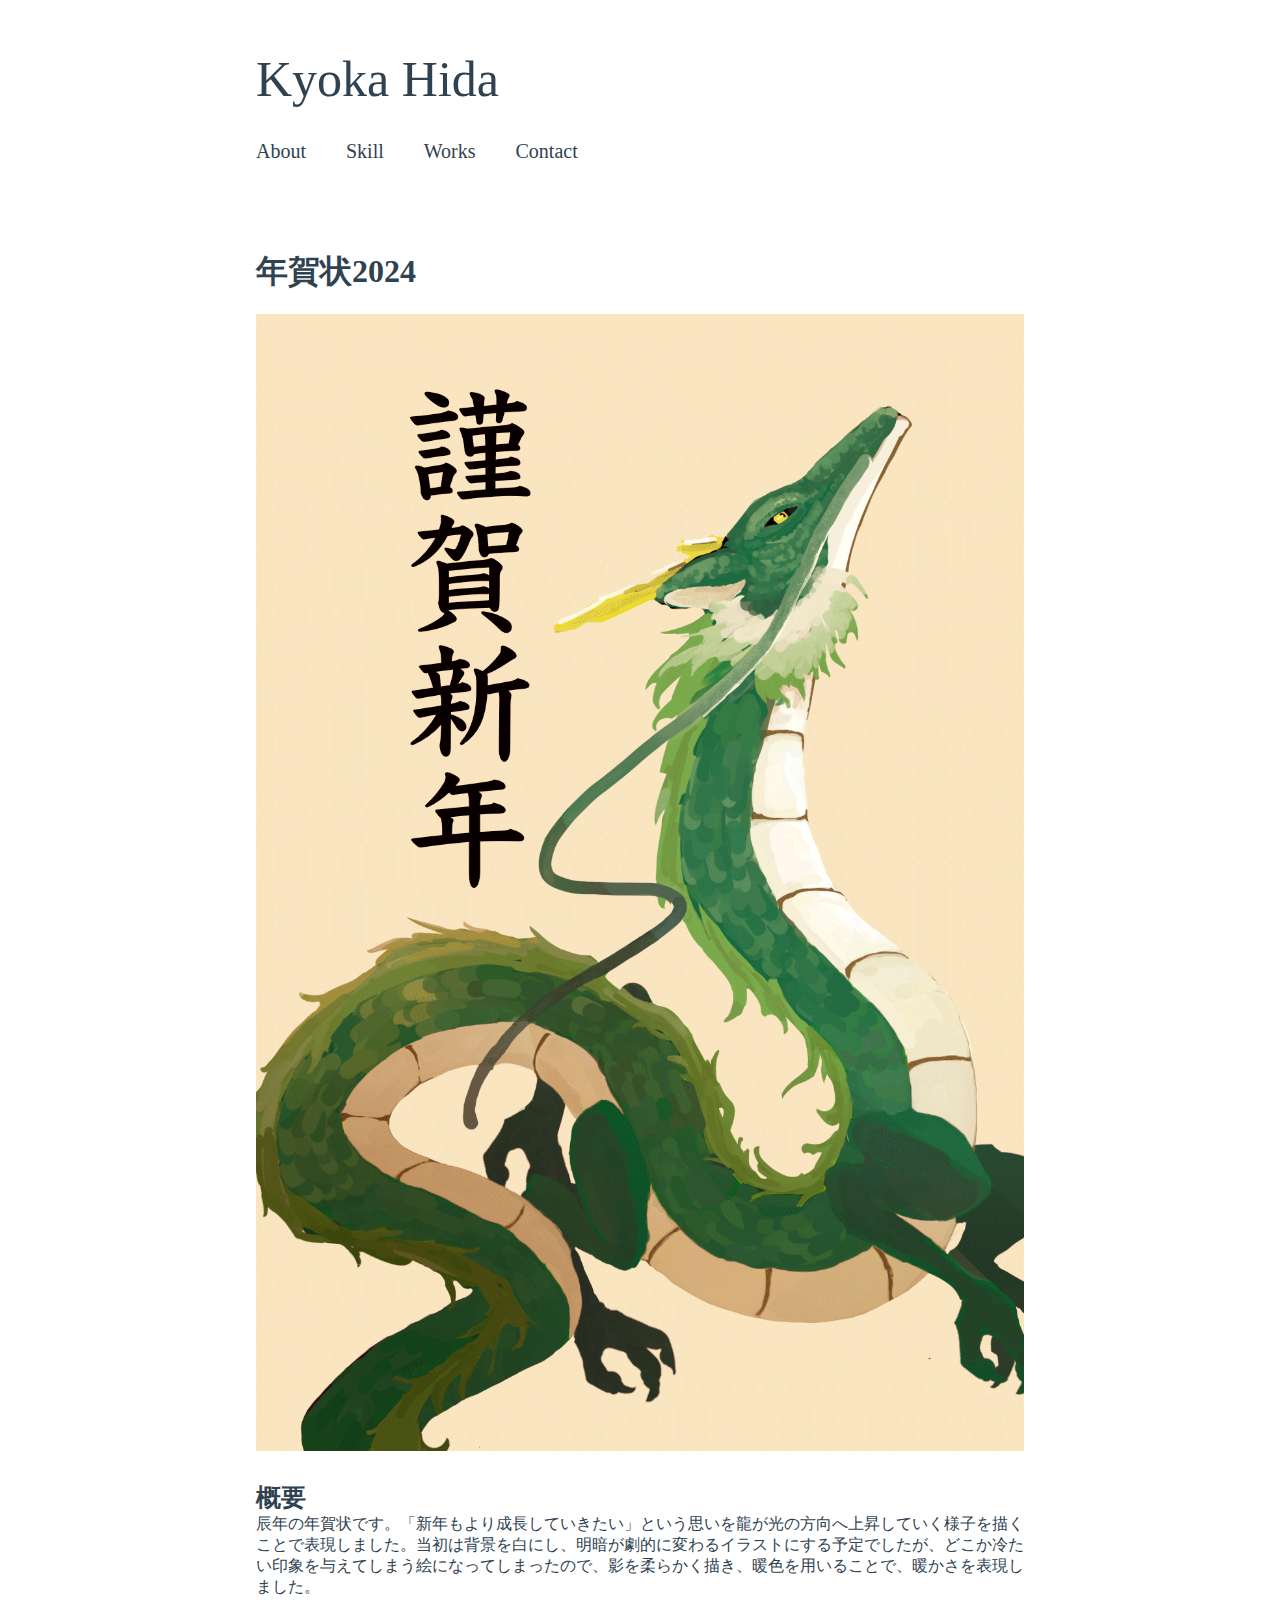
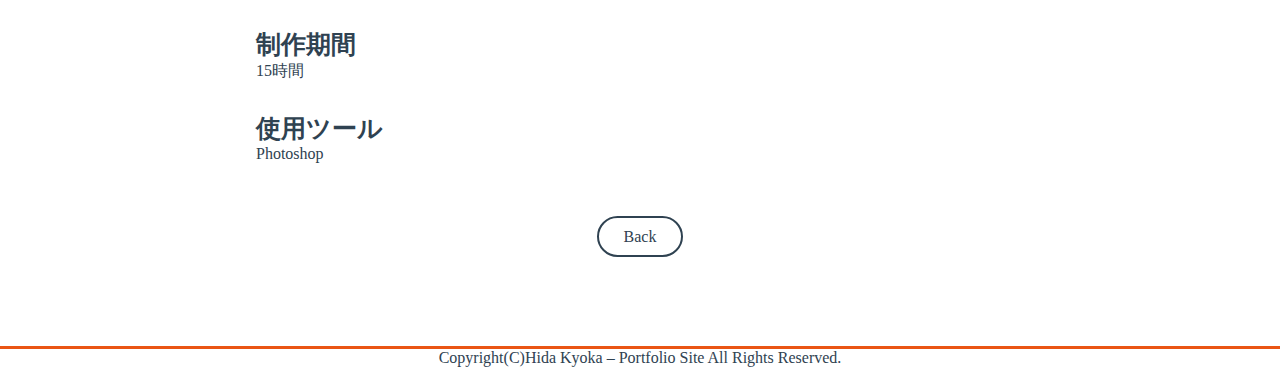
<file: work_page/nengajo_2024.html>
<!Doctype HTML>
<html>

<head>
	<title>Kyoka Hida</title>
	<meta charset="UTF-8">
	<link rel="stylesheet" href="../css/conf_work.css" type="text/css">
	<meta name="viewport" content="width=device-width, initial-scale=1.0">
</head>

<body>
	<div class="top-text">Kyoka Hida</div>
	<header>
		<!-- ハンバーガーメニューのボタン -->
		<div class="menu-toggle" id="menu-toggle">
			<!-- ハンバーガーメニューアイコン -->
			<span></span>
			<span></span>
			<span></span>
		</div>
		<nav>
			<ul id="menu" class="menu">
				<li><a href="../index.html">About</a></li>
				<li><a href="../index.html#skill">Skill</a></li>
				<li><a href="../index.html#works">Works</a></li>
				<li><a href="../index.html#contact">Contact</a></li>
			</ul>
		</nav>
	</header>

	<main>


		<h2>年賀状2024</h2>
		<div class="contents">
			<div class="work_box">
				<img src="../images/年賀状_2024_cha.png" alt="辰年の年賀状です。「新年もより成長していきたい」という思いを龍が光の方向へ上昇していく様子 を描くことで表現しました。" /></a>
			</div>
			<h3>概要</h3>
			<p>
				辰年の年賀状です。「新年もより成長していきたい」という思いを龍が光の方向へ上昇していく様子を描くことで表現しました。当初は背景を白にし、明暗が劇的に変わるイラストにする予定でしたが、どこか冷たい印象を与えてしまう絵になってしまったので、影を柔らかく描き、暖色を用いることで、暖かさを表現しました。
			</p>
			<div class="detail">
				<h3>制作期間</h3>
				<p>15時間</p>
				<h3>使用ツール</h3>
				<p>Photoshop</p>
			</div>
		</div>





		<div id="morework">
			<a href="../index.html#works" class="toppage">Back</a>
		</div>


	</main>

	<footer>
		<p>
			Copyright(C)Hida Kyoka – Portfolio Site All Rights Reserved.
		</p>
	</footer>
	<script>
		document.addEventListener('DOMContentLoaded', function () {
			// ハンバーガーメニューのアイコンとメニュー要素を取得
			const menuToggle = document.querySelector('.menu-toggle');
			const menu = document.querySelector('.menu');
	
			// メニューアイコンのクリックでメニューを開閉するイベントを追加
			menuToggle.addEventListener('click', function () {
				menu.classList.toggle('active'); // メニューを表示・非表示切替
			});
	
			// メニュー内のリンクを取得し、クリックイベントを追加
			const menuLinks = document.querySelectorAll('.menu li a');
			menuLinks.forEach(link => {
				link.addEventListener('click', function () {
					menu.classList.remove('active'); // メニューを非表示にする
				});
			});
		});
	</script>
</body>


</html>
</file>
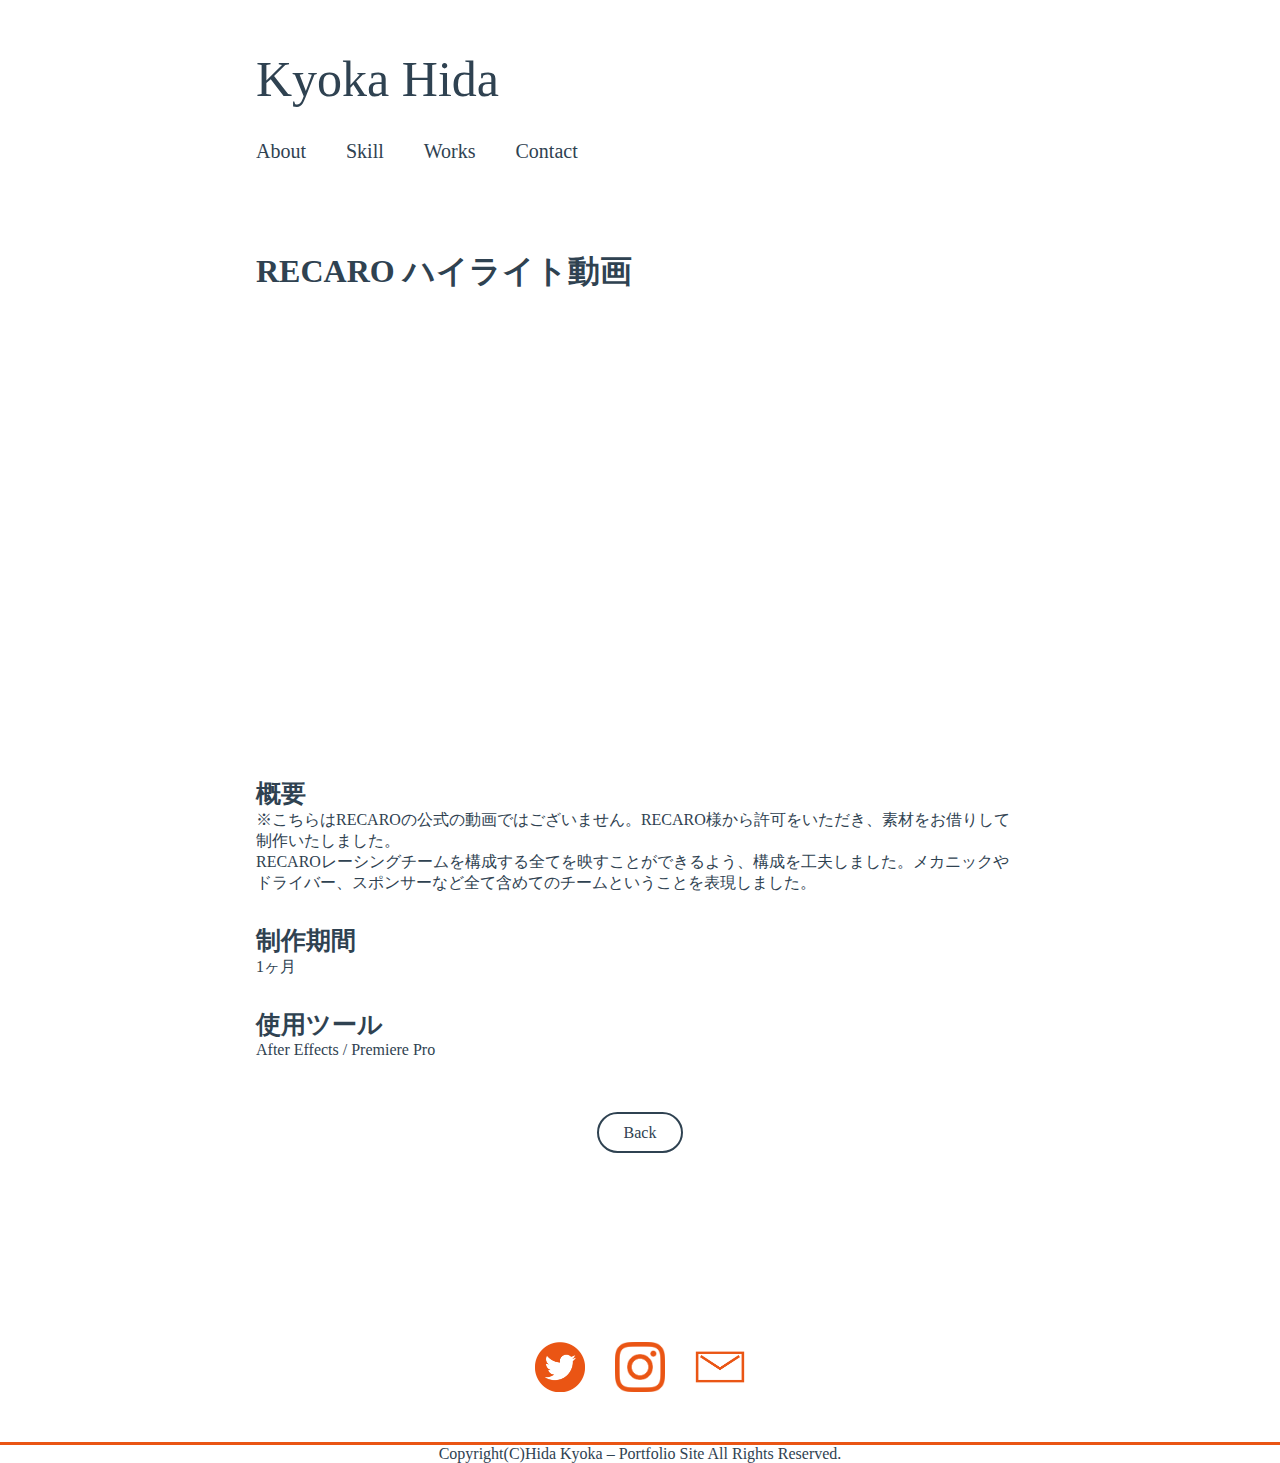
<file: work_page/recaro.html>
<!Doctype HTML>
<html>

<head>
	<title>Kyoka Hida</title>
	<meta charset="UTF-8">
	<link rel="stylesheet" href="../css/conf_work.css" type="text/css">
	<meta name="viewport" content="width=device-width, initial-scale=1.0">
</head>

<body>
	<div class="top-text">Kyoka Hida</div>
	<header>
		<!-- ハンバーガーメニューのボタン -->
		<div class="menu-toggle" id="menu-toggle">
			<!-- ハンバーガーメニューアイコン -->
			<span></span>
			<span></span>
			<span></span>
		</div>
		<nav>
			<ul id="menu" class="menu">
				<li><a href="../index.html">About</a></li>
				<li><a href="../index.html#skill">Skill</a></li>
				<li><a href="../index.html#works">Works</a></li>
				<li><a href="../index.html#contact">Contact</a></li>
			</ul>
		</nav>
	</header>

	<main>


		<h2>RECARO ハイライト動画</h2>
		<div class="contents">
			<div class="work_box">
				<iframe width="100%" height="100%" src="https://www.youtube.com/embed/oABmW7E6j80?si=Oa7odq0GglarWtIb" title="YouTube video player" frameborder="0" allow="accelerometer; autoplay; clipboard-write; encrypted-media; gyroscope; picture-in-picture; web-share" referrerpolicy="strict-origin-when-cross-origin" allowfullscreen></iframe>
			</div>
			<h3>概要</h3>
			<p>
				※こちらはRECAROの公式の動画ではございません。RECARO様から許可をいただき、素材をお借りして制作いたしました。<br>RECAROレーシングチームを構成する全てを映すことができるよう、構成を工夫しました。メカニックやドライバー、スポンサーなど全て含めてのチームということを表現しました。
			</p>
			<div class="detail">
				<h3>制作期間</h3>
				<p>1ヶ月</p>
				<h3>使用ツール</h3>
				<p>After Effects / Premiere Pro</p>
			</div>
		</div>





		<div id="morework">
			<a href="../index.html#works" class="toppage">Back</a>
		</div>



		</div>

		<div id="contact">
			<div id="link">
				<ul>
					<li>
						<a href="https://twitter.com/yokauka?s=20" id="twitter">
							<img src="../images/Logo-white.png">
						</a>
					</li>
					<li>
						<a href="https://www.instagram.com/yokauka/" id="instagram">
							<img src="../images/Instagram_Glyph_White.png">
						</a>
					</li>
					<li>
						<a href="mailto:x22092xx@aitech.ac.jp" id="mail">
							<img src="../images/mail_icon.png">
						</a>
					</li>

				</ul>
			</div>
		</div>


	</main>

	<footer>
		<p>
			Copyright(C)Hida Kyoka – Portfolio Site All Rights Reserved.
		</p>
	</footer>
	<script>
		document.addEventListener('DOMContentLoaded', function () {
			// ハンバーガーメニューのアイコンとメニュー要素を取得
			const menuToggle = document.querySelector('.menu-toggle');
			const menu = document.querySelector('.menu');
	
			// メニューアイコンのクリックでメニューを開閉するイベントを追加
			menuToggle.addEventListener('click', function () {
				menu.classList.toggle('active'); // メニューを表示・非表示切替
			});
	
			// メニュー内のリンクを取得し、クリックイベントを追加
			const menuLinks = document.querySelectorAll('.menu li a');
			menuLinks.forEach(link => {
				link.addEventListener('click', function () {
					menu.classList.remove('active'); // メニューを非表示にする
				});
			});
		});
	</script>
</body>


</html>
</file>
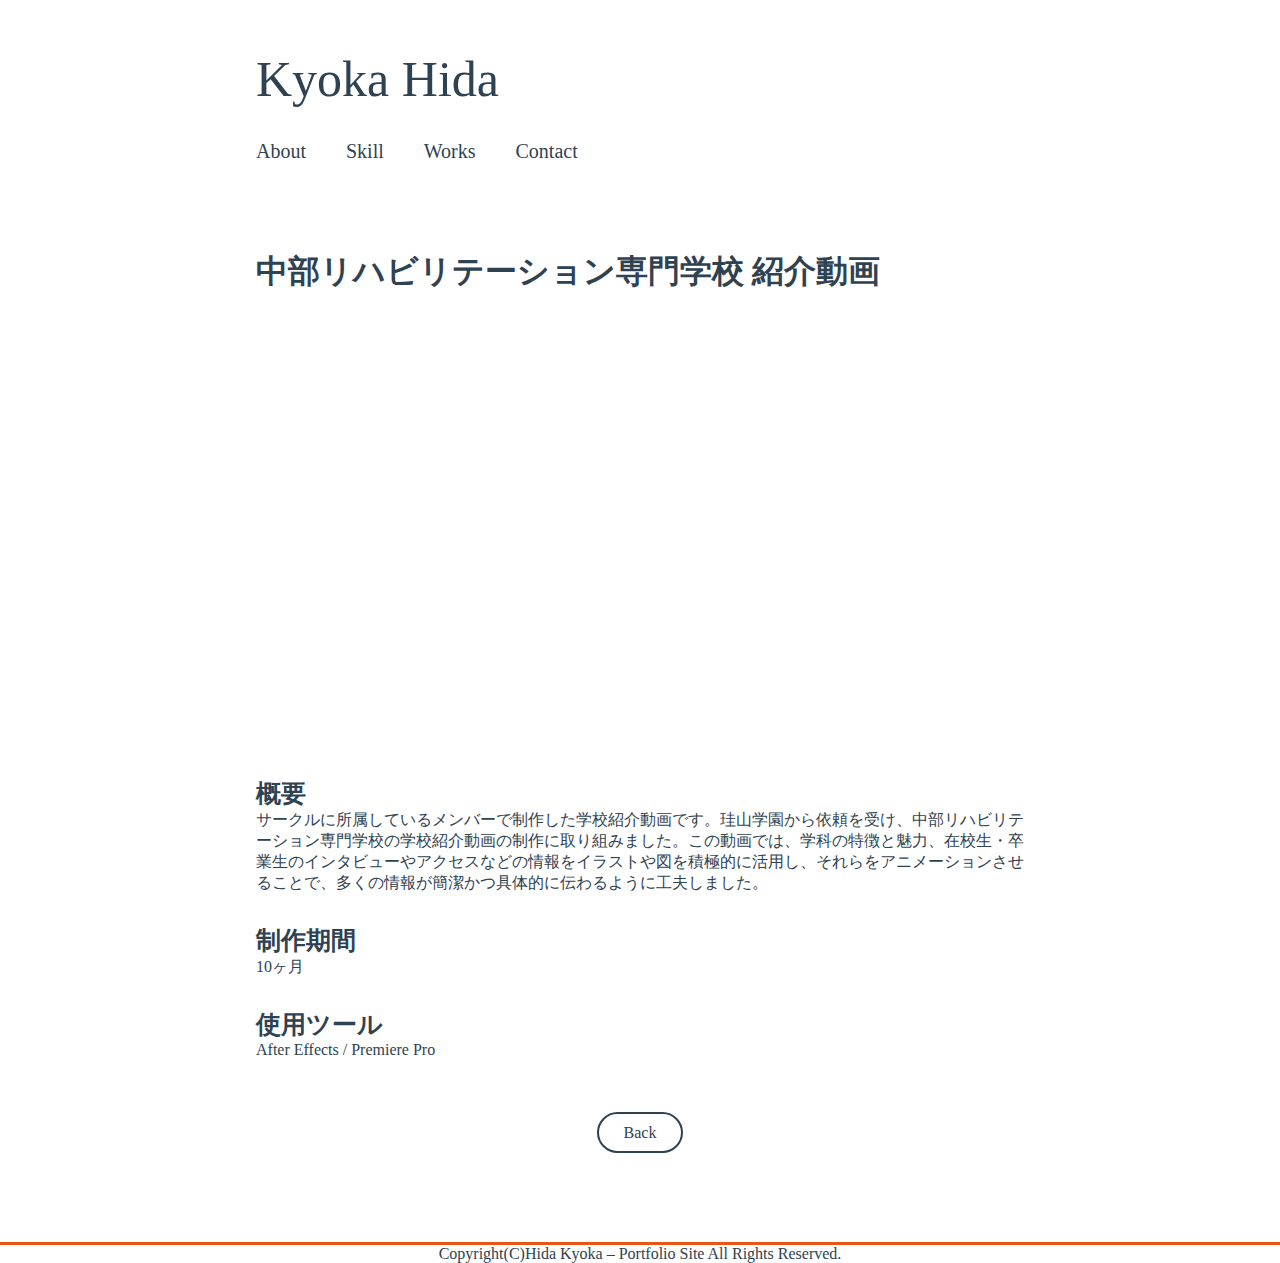
<file: work_page/tyubu.html>
<!Doctype HTML>
<html>

<head>
	<title>Kyoka Hida</title>
	<meta charset="UTF-8">
	<link rel="stylesheet" href="../css/conf_work.css" type="text/css">
	<meta name="viewport" content="width=device-width, initial-scale=1.0">
</head>

<body>
	<div class="top-text">Kyoka Hida</div>
	<header>
		<!-- ハンバーガーメニューのボタン -->
		<div class="menu-toggle" id="menu-toggle">
			<!-- ハンバーガーメニューアイコン -->
			<span></span>
			<span></span>
			<span></span>
		</div>
		<nav>
			<ul id="menu" class="menu">
				<li><a href="../index.html">About</a></li>
				<li><a href="../index.html#skill">Skill</a></li>
				<li><a href="../index.html#works">Works</a></li>
				<li><a href="../index.html#contact">Contact</a></li>
			</ul>
		</nav>
	</header>

	<main>


		<h2>中部リハビリテーション専門学校 紹介動画</h2>
		<div class="contents">
			<div class="work_box">
				<iframe width="100%" height="100%" src="https://www.youtube.com/embed/8n6_NLG548k?si=vnchnZ9LBcGYqHG1" title="YouTube video player" frameborder="0" allow="accelerometer; autoplay; clipboard-write; encrypted-media; gyroscope; picture-in-picture; web-share" referrerpolicy="strict-origin-when-cross-origin" allowfullscreen></iframe>
			</div>
			<h3>概要</h3>
			<p>
				サークルに所属しているメンバーで制作した学校紹介動画です。珪山学園から依頼を受け、中部リハビリテーション専門学校の学校紹介動画の制作に取り組みました。この動画では、学科の特徴と魅力、在校生・卒業生のインタビューやアクセスなどの情報をイラストや図を積極的に活用し、それらをアニメーションさせることで、多くの情報が簡潔かつ具体的に伝わるように工夫しました。
			</p>
			<div class="detail">
				<h3>制作期間</h3>
				<p>10ヶ月</p>
				<h3>使用ツール</h3>
				<p>After Effects / Premiere Pro</p>
			</div>
		</div>





		<div id="morework">
			<a href="../index.html#works" class="toppage">Back</a>
		</div>



	</main>

	<footer>
		<p>
			Copyright(C)Hida Kyoka – Portfolio Site All Rights Reserved.
		</p>
	</footer>
	<script>
		document.addEventListener('DOMContentLoaded', function () {
			// ハンバーガーメニューのアイコンとメニュー要素を取得
			const menuToggle = document.querySelector('.menu-toggle');
			const menu = document.querySelector('.menu');
	
			// メニューアイコンのクリックでメニューを開閉するイベントを追加
			menuToggle.addEventListener('click', function () {
				menu.classList.toggle('active'); // メニューを表示・非表示切替
			});
	
			// メニュー内のリンクを取得し、クリックイベントを追加
			const menuLinks = document.querySelectorAll('.menu li a');
			menuLinks.forEach(link => {
				link.addEventListener('click', function () {
					menu.classList.remove('active'); // メニューを非表示にする
				});
			});
		});
	</script>
</body>


</html>
</file>
<file: css/conf.css>
@charset "utf-8";

html,
body {
	width: auto;
	margin: 0px auto;
	padding: 0px;
	font-weight: normal;
	font-style: normal;
	text-decoration: none;
	color: #2F4251;
	font-size: 62.5%;
	background: #FFF;
	font-family: "メイリオ", "Meiryo", "ヒラギノ角ゴ Pro W3", "Hiragino Kaku Gothic Pro", "Osaka", Verdana, "ＭＳ Ｐゴシック", "MS P Gothic" Helvetica, sans-serif;
}

body {
	display: flex;
	flex-direction: column;
	min-height: 100vh;
	min-width: 100vw;
}

p {
	width: 80%;
	padding: 10px 5px;
	margin: 0 auto;
	font-size: 1.6rem;
}

h2,
h4,
h5,
h6 {
	margin: 0px;
	padding: 0px;
	text-align: center;
	clear: both;
}

h1 {
	text-align: left;
	margin: 0px 30px;
	padding: 0px;
	color: #EEE9DA;
	clear: both;
	display: none;
}

h2 {
	margin: 100px 20%;
	text-align: left;
	color: #2F4251;
	font-size: 3.2rem;
}
h3{
	font-size: 2.5rem;
}
li{
	font-size: 2.0rem;
}
img {
	border: none;
	vertical-align: bottom;
}

/* ハンバーガーメニューアイコンのスタイル */
.menu-toggle {
	display: none;
	/* 初期状態では非表示 */
	position: fixed;
	/* スクロールしても固定 */
	/* relativeからabsoluteに変更 */
	right: 20px;
	/* 右端からの距離を指定 */
	top: 20px;
	/* 上端からの距離を指定 */
	width: 30px;
	height: 25px;
	cursor: pointer;
	z-index: 10000;
	/* 他の要素の上に表示 */
}


.menu-toggle span {
	display: block;
	height: 3px;
	background: #2F4251;
	margin: 5px 0;
	transition: 0.4s;
}


/*全体------------------------------------------------------------------------*/
.top-text {
	position: absolute;
	top: 0;
	left: 20%;
	/* header ulと揃える */
	font-size: 5.0rem;
	margin: 50px 0;

}

header {
	position: relative;
	z-index: 9999;
	min-width: 500px;
	width: 100%;
	height: 50px;
}

header ul {
	margin: 130px 0px 0px 20%;
	/* .top-textと揃える */
	overflow: hidden;
	padding: 0;
}

header nav li {
	list-style: none;
	float: left;
	padding: 0;
	margin: 10px 40px 0px 0px;
}

header a {
	text-decoration: none;
	color: #2F4251;
}

header a:hover {
	color: #EA5514;
}

main {
	margin-top: 50px;
	/*メニューに隠れないように上を開ける*/
}

footer {
	width: 100%;
	bottom: 0;
	text-align: center;
	color: #2F4251;
	margin-top: auto;
	border-top: solid 3px #EA5514;
}

#skill ul {
	display: flex;
	flex-flow: row wrap;
	gap: 10%;
	justify-content: space-around;
	list-style: none;
	padding: 0;
	margin: 0 20%;
}

#skill ul li {
	background-color: #F8F6F0;
	width: 45%;
	padding: 50px 0;
	margin: 0 0 50px 0;
}

.skill_title {
	text-align: center;
	font-weight: bold;
	font-size: 2.4rem;
}
.skill_tool{
	text-align: left;
    opacity: 0.8;
	font-size: 1.4rem;
}


#about {
	padding-top: 25px;
	margin: 100px auto;
}

#about_flex {
	display: flex;
	margin: 100px 20%;

}

#about p {
	width: 100%;
	padding: 0 0 0 50px;
	/* margin: 20px 20% 0 5%; */
	text-align: left;
	line-height: 30px;
	/* min-width: 400px; */
}

#icon_img img {
	width: 300px;

}

#works {
	padding-top: 5px;
	margin: 100px 0;
}

#gallery {
	display: flex;
	flex-flow: row wrap;
	gap: 10%;
	justify-content: center;
	margin: 0px 20%;
}

.gallery_box {
	width: 45%;
	margin: 0 0 50px 0;
}

.img_box {
	position: relative;
	width: 100%;
	aspect-ratio: 16 / 9;
	/* 16:9の比率を設定 */
	overflow: hidden;
	display: block;
	text-decoration: none;
}

.img_box img {
	position: absolute;
	top: 50%;
	left: 50%;
	transform: translate(-50%, -50%);
	width: 100%;
	height: 100%;
	object-fit: cover;
	display: block;
}

.img_box:before {
	content: "";
	display: block;
	width: 100%;
	height: 100%;
	position: absolute;
	z-index: 2;
	background: #000;
	opacity: 0;
	transition: 0.3s;
	pointer-events: none;
}

.img_box:after {
	content: "Read More";
	display: block;
	color: #fff;
	line-height: 48px;
	width: 180px;
	/* border-radius:5px; */
	text-align: center;
	position: absolute;
	top: 40%;
	left: 50%;
	margin-top: -1em;
	margin-left: -90px;
	opacity: 0;
	z-index: 3;
	transition: 0.3s;
	font-weight: bold;
	letter-spacing: 0.2em;
	pointer-events: none;
}

.img_box:hover:before {
	opacity: 0.5;
}

.img_box:hover:after {
	opacity: 1;
	margin-top: -0.5em;
}

.gallery_box h3 {
	margin-bottom: 10px;
	color: #4D4D4D;
	text-align: left;
}


#morework {
	text-align: center;
	margin: 65px 0px 100px 0px;
}

#link ul {
	display: flex;
	justify-content: center;
	margin: 50px 40px 50px 0px;
}

#link li {
	list-style: none;
}

#twitter img {
	width: 50px;
}

#instagram img {
	width: 50px;
	margin: 0 30px;
}

#mail img {
	width: 50px;
}

.toppage {
	text-decoration: none;
	padding: 10px 25px;
	color: #2F4251;
	border-radius: 50px;
	border: #2F4251 2px solid;
	font-size: 1.6rem;
}

.toppage:hover {
	background: #EA5514;
	color: #FFF;
	border: #EA5514 2px solid;
}

#morework {
	text-align: center;
	margin: 65px 0px 100px 0px;
}
#contact h2 {
	text-align: center;
	/* margin: o; */
}


/* タブレット対応 */
@media (max-width: 768px) {

	h2 {
		margin: 50px 10%;
		text-align: left;
		color: #2F4251;
	}


	.top-text {
		position: absolute;
		top: 0;
		left: 10%;
		/* header ulと揃える */
		font-size: 50px;
		margin: 50px 0;

	}

	header ul {
		margin: 130px 0px 0px 10%;
		/* .top-textと揃える */
		overflow: hidden;
		padding: 0;
	}


	#about_flex {
		display: block;
		margin: 100px 10%;
	}

	#about p {
		/* width: 80%; */
		margin: 50px auto;
		text-align: left;
		line-height: 30px;
		min-width: 80%;
		padding: 0;
	}

	#icon_img {
		margin: 0px 20%;

	}
	#skill ul {
		margin: 0 10%;
	}

	#gallery {
		display: flex;
		flex-flow: row wrap;
		gap: 10%;
		justify-content: center;
		margin: 0px 10%;
	}

	.gallery_box {
		width: 100%;
	}

	#contact {
		margin-top: 100px;
	}

	#link ul {
		display: flex;
		justify-content: center;
		padding: 0;
		margin: 50px 10%;
	}

	#contact h2 {
		text-align: center;
	}
}

/* スマートフォン（横向き）対応 */
@media (max-width: 576px) {

	header {
		height: auto;
	}

	h2 {
		margin: 10px 10%;
		text-align: left;
		color: #2F4251;
	}

	/* ハンバーガーメニューアイコンを表示 */
	.menu-toggle {
		display: block;
		position: fixed;
		/* 位置を固定 */
		top: 10px;
		/* 画面上部からの距離 */
		right: 10px;
		/* 画面右からの距離 */
		z-index: 10000;
		/* メニューの上に表示 */
		padding: 10px;
	}

	/* メニューの初期状態は非表示 */
	.menu {
		display: none;
		flex-direction: column;
		background: #FFF;
		width: 80%;
		position: fixed;
		/* 位置を固定 */
		top: 0px;
		/* メニューアイコンの下に表示 */
		left: 20%;
		padding: 0;
		z-index: 9999;
		/* アイコンの下に表示 */
		overflow: auto;
		/* スクロール可能にする */
		align-items: flex-end;
		/* メニュー項目を右揃え */
	}

	/* ハンバーガーメニューがアクティブな時に表示 */
	.menu.active {
		display: flex;
		top: -30px;
		/* メニュー全体を画面上部に合わせる */
		padding-top: 60px;
		/* 3本線の部分の高さに余白を調整 */
	}

	/* メニュー項目のスタイル */
	.menu li {
		margin: 10px 20px;
		text-align: right;
		/* メニューの文字を右揃えに変更 */
	}

	#icon_img {
		width: 80%;
		margin: 50px 20%;

	}

	#icon_img img {
		width: 80%;
	}


	.top-text {
		font-size: 24px;
	}
	#skill ul li {
		width: 100%;
	}

	header ul {
		margin: 20px 0;
		display: flex;
		flex-direction: column;
		align-items: center;
	}



	#gallery {
		margin: 0px 10%;
	}
}

/* スマートフォン（縦向き）対応 */
@media (max-width: 360px) {

	header {
		height: auto;
	}

	header ul {
		margin: 0;
		padding: 10px;
	}

	.menu.active {
		display: flex;
		top: -30px;
		/* メニュー全体を画面上部に合わせる */
		padding-top: 100px;
		/* 3本線の部分の高さに余白を調整 */
	}

	h2 {
		margin: 10px 10%;
		text-align: left;
		color: #2F4251;
	}

	
	.top-text {
		font-size: 24px;
	}



	#about {
		padding-top: 25px;
		margin: 50px auto;
	}

	#about_flex {
		display: block;


	}

	#about p {
		width: 80%;
		margin: 0 auto;
		text-align: left;
		line-height: 30px;
		min-width: 80%;
	}

	#icon_img {
		width: 80%;
		margin: 50px 20%;

	}

	#icon_img img {
		width: 80%;
	}

	#gallery {
		margin: 0px 10%;
	}

	.gallery_box {
		width: 100%;
		margin: 10px 0;
	}

	.img_box:after {
		font-size: 12px;
	}

	#contact {
		margin-top: 100px;
	}

	#link ul {
		display: flex;
		justify-content: center;
		padding: 0;
		margin: 50px 10%;
	}

	#contact h2 {
		text-align: center;
	}

}
</file>
<file: css/conf_work.css>
@charset "utf-8";

html,
body {
	width: auto;
	margin: 0px auto;
	padding: 0px;
	font-weight: normal;
	font-style: normal;
	text-decoration: none;
	font-size: 62.5%;
	color: #2F4251;
	background: #FFF;
	font-family: "メイリオ", "Meiryo", "ヒラギノ角ゴ Pro W3", "Hiragino Kaku Gothic Pro", "Osaka", Verdana, "ＭＳ Ｐゴシック", "MS P Gothic" Helvetica, sans-serif;
}

body {
	display: flex;
	flex-direction: column;
	min-height: 100vh;
	min-width: 100vw;
}

p {
	margin: 0 auto;
	font-size: 1.6rem;
}

h2,
h4,
h5,
h6 {
	margin: 0px;
	padding: 0px;
	text-align: center;
	clear: both;
}

h1 {
	text-align: left;
	margin: 0px 30px;
	padding: 0px;
	color: #EEE9DA;
	clear: both;
	display: none;
}

h2 {
	margin: 150px 20% 20px 20%;
	text-align: left;
	color: #2F4251;
	font-size: 3.2rem;
}

h3 {
	font-size: 2.5rem;
}

li {
	font-size: 2.0rem;
}

img {
	border: none;
	vertical-align: bottom;
}

/* ハンバーガーメニューアイコンのスタイル */
.menu-toggle {
	display: none;
	/* 初期状態では非表示 */
	position: fixed;
	/* スクロールしても固定 */
	/* relativeからabsoluteに変更 */
	right: 20px;
	/* 右端からの距離を指定 */
	top: 20px;
	/* 上端からの距離を指定 */
	width: 30px;
	height: 25px;
	cursor: pointer;
	z-index: 10000;
	/* 他の要素の上に表示 */
}


.menu-toggle span {
	display: block;
	height: 3px;
	background: #2F4251;
	margin: 5px 0;
	transition: 0.4s;
}


/*全体------------------------------------------------------------------------*/
.top-text {
	position: absolute;
	top: 0;
	left: 20%;
	/* header ulと揃える */
	font-size: 5.0rem;
	margin: 50px 0;

}

header {
	position: relative;
	z-index: 9999;
	min-width: 500px;
	width: 100%;
	height: 50px;
}

header ul {
	margin: 130px 0px 0px 20%;
	/* .top-textと揃える */
	overflow: hidden;
	padding: 0;
}

header nav li {
	list-style: none;
	float: left;
	padding: 0;
	margin: 10px 40px 0px 0px;
}

header a {
	text-decoration: none;
	color: #2F4251;
}

header a:hover {
	color: #EA5514;
}

main {
	margin-top: 50px;
	/*メニューに隠れないように上を開ける*/
}

footer {
	width: 100%;
	bottom: 0;
	text-align: center;
	color: #2F4251;
	margin-top: auto;
	border-top: solid 3px #EA5514;
}

/*装飾用タグ------------------------------------------------------------------------*/
.contents {
	margin: 0px 20%;
}

.contents h3 {
	margin: 30px 0 0 0;
}

.work_box {
	width: 100%;
	aspect-ratio: 16 / 9;
}

.work_box img {
	width: 100%;
}

.contents p {
	margin: 0;
}

#link ul {
	display: flex;
	justify-content: center;
	margin: 200px 40px 50px 0px;
}

#link li {
	list-style: none;
}

#twitter img {
	width: 50px;
}

#instagram img {
	width: 50px;
	margin: 0 30px;
}

#mail img {
	width: 50px;
}

.toppage {
	text-decoration: none;
	padding: 10px 25px;
	color: #2F4251;
	border-radius: 50px;
	border: #2F4251 2px solid;
	font-size: 1.6rem;
}

.toppage:hover {
	background: #EA5514;
	color: #FFF;
	border: #EA5514 2px solid;
}

#morework {
	text-align: center;
	margin: 65px 0px 100px 0px;
}

/* タブレット対応 */
@media (max-width: 768px) {

	.contents {
		margin: 0px 10%;
	}

	h2 {
		margin: 150px 10% 20px 10%;
	}

	.top-text {
		position: absolute;
		top: 0;
		left: 10%;
		/* header ulと揃える */
		font-size: 50px;
		margin: 50px 0;

	}

	header ul {
		margin: 130px 0px 0px 10%;
		/* .top-textと揃える */
		overflow: hidden;
		padding: 0;
	}


	#link ul {
		display: flex;
		justify-content: center;
		padding: 0;
		margin: 50px 10%;
	}

	#contact h2 {
		text-align: center;
	}
}

/* スマートフォン（横向き）対応 */
@media (max-width: 576px) {

	header {
		height: auto;
	}

	/* ハンバーガーメニューアイコンを表示 */
	.menu-toggle {
		display: block;
		position: fixed;
		/* 位置を固定 */
		top: 10px;
		/* 画面上部からの距離 */
		right: 10px;
		/* 画面右からの距離 */
		z-index: 10000;
		/* メニューの上に表示 */
		padding: 10px;
	}

	/* メニューの初期状態は非表示 */
	.menu {
		display: none;
		flex-direction: column;
		background: #FFF;
		width: 80%;
		position: fixed;
		/* 位置を固定 */
		top: 0px;
		/* メニューアイコンの下に表示 */
		left: 20%;
		padding: 0;
		z-index: 9999;
		/* アイコンの下に表示 */
		overflow: auto;
		/* スクロール可能にする */
		align-items: flex-end;
		/* メニュー項目を右揃え */
	}

	/* ハンバーガーメニューがアクティブな時に表示 */
	.menu.active {
		display: flex;
		top: -30px;
		/* メニュー全体を画面上部に合わせる */
		padding-top: 60px;
		/* 3本線の部分の高さに余白を調整 */
	}

	/* メニュー項目のスタイル */
	.menu li {
		margin: 10px 20px;
		text-align: right;
		/* メニューの文字を右揃えに変更 */
	}


	.top-text {
		font-size: 24px;
	}

	header ul {
		margin: 20px 0;
		display: flex;
		flex-direction: column;
		align-items: center;
	}

	header nav li {
		margin: 10px 0;
	}

}

/* スマートフォン（縦向き）対応 */
@media (max-width: 360px) {

	header {
		height: auto;
	}

	header ul {
		margin: 0;
		padding: 10px;
	}

	.menu.active {
		display: flex;
		top: -30px;
		/* メニュー全体を画面上部に合わせる */
		padding-top: 100px;
		/* 3本線の部分の高さに余白を調整 */
	}


	.top-text {
		font-size: 24px;
	}



	#contact {
		margin-top: 100px;
	}

	#link ul {
		display: flex;
		justify-content: center;
		padding: 0;
		margin: 50px 10%;
	}

	#contact h2 {
		text-align: center;
	}

}
</file>
